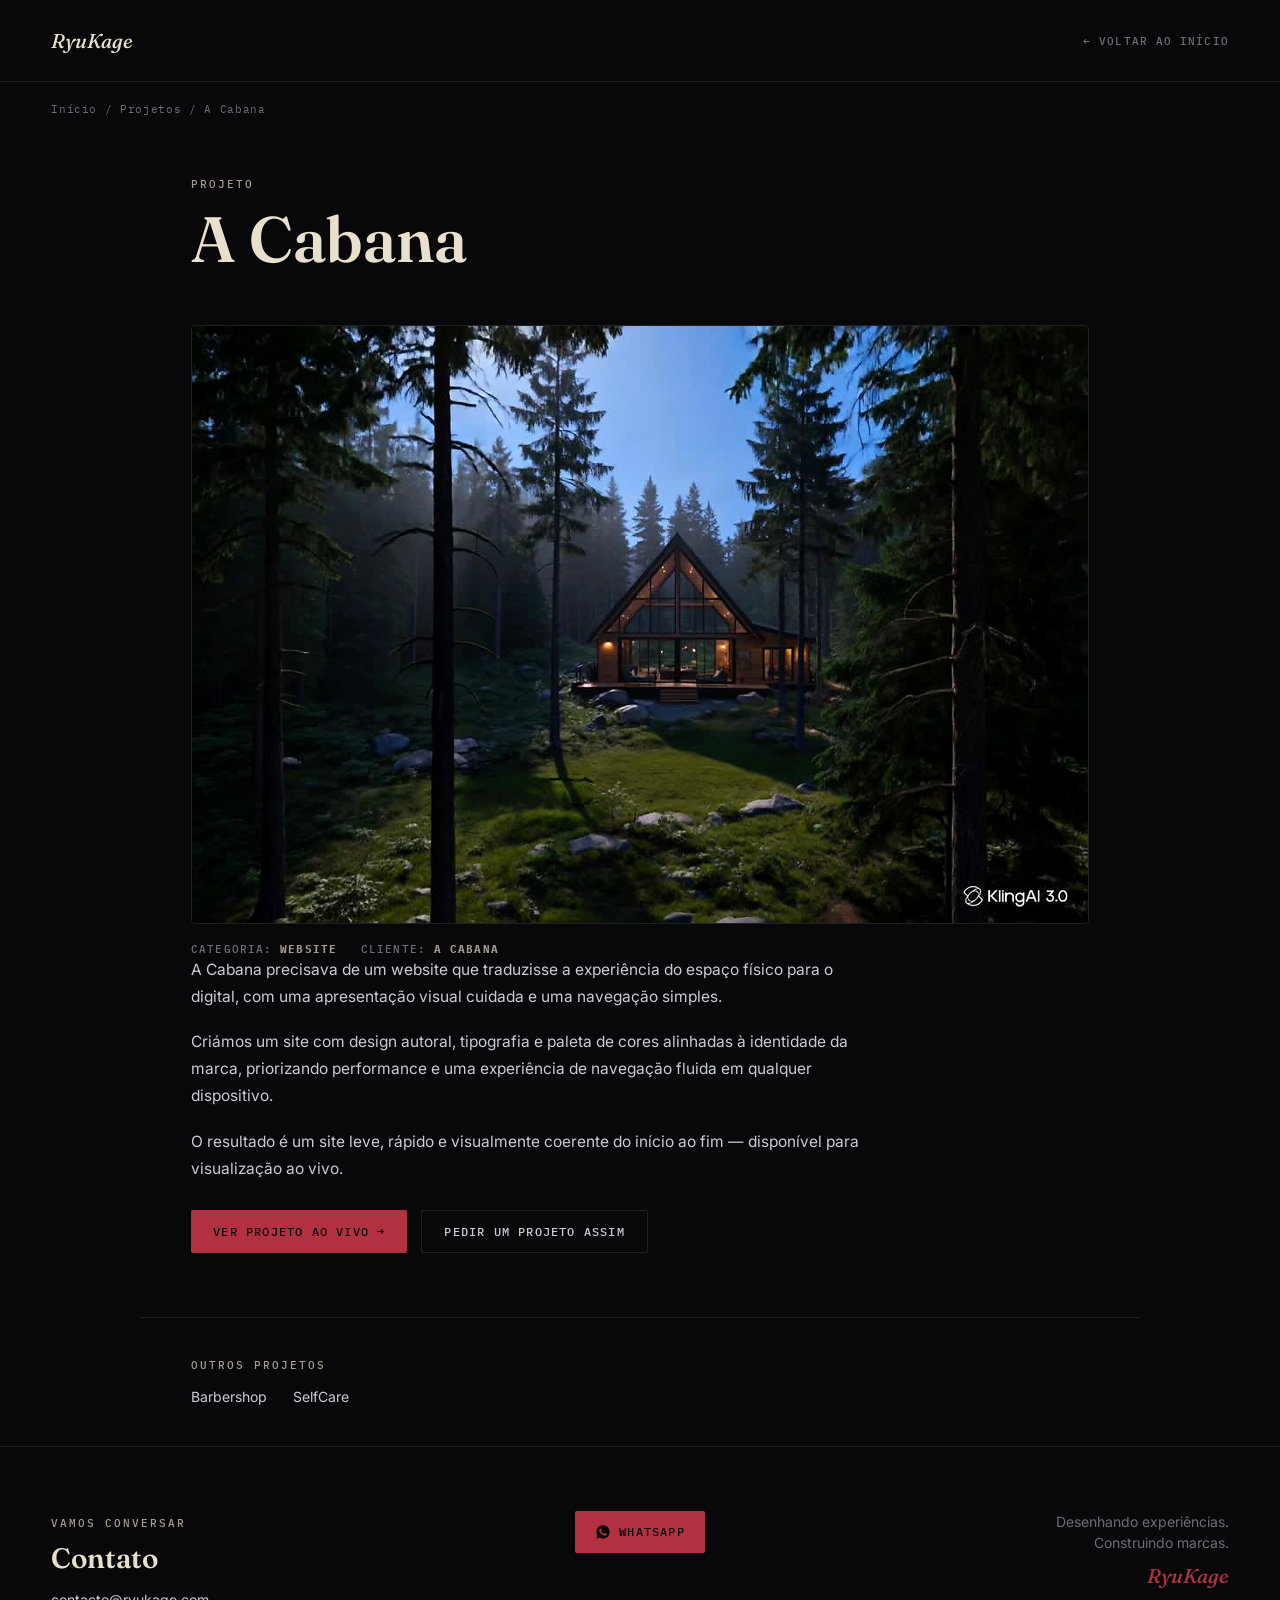
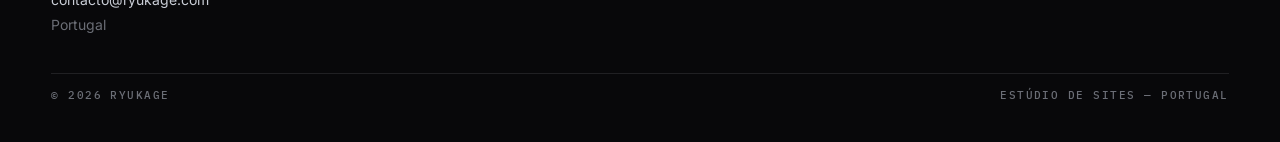
<file: projetos/a-cabana/index.html>
<!doctype html>
<html lang="pt-PT">
<head>
<meta charset="UTF-8">
<meta name="viewport" content="width=device-width, initial-scale=1">
<meta name="description" content="Website desenvolvido pela RyuKage para A Cabana, unindo design autoral e performance.">
<title>Projeto A Cabana — Website — RyuKage</title>
<link rel="canonical" href="https://ryukage.com/projetos/a-cabana">
<link rel="icon" type="image/svg+xml" href="data:image/svg+xml,%3Csvg xmlns='http://www.w3.org/2000/svg' viewBox='0 0 32 32'%3E%3Crect width='32' height='32' rx='6' fill='%2308080A'/%3E%3Ctext x='16' y='23' font-family='Georgia,serif' font-size='20' font-weight='700' fill='%23B23140' text-anchor='middle'%3ER%3C/text%3E%3C/svg%3E">
<link rel="preconnect" href="https://fonts.googleapis.com">
<link rel="preconnect" href="https://fonts.gstatic.com" crossorigin>
<link href="https://fonts.googleapis.com/css2?family=Fraunces:ital,wght@0,300;0,340;0,480;0,600;0,680;1,340;1,480&family=IBM+Plex+Mono:wght@400;500&family=Inter:wght@400;500;600&display=swap" rel="stylesheet">
<link rel="stylesheet" href="/assets/subpage.css">

<!-- Open Graph -->
<meta property="og:type" content="website">
<meta property="og:site_name" content="RyuKage">
<meta property="og:title" content="Projeto A Cabana — Website — RyuKage">
<meta property="og:description" content="Website desenvolvido pela RyuKage para A Cabana, unindo design autoral e performance.">
<meta property="og:url" content="https://ryukage.com/projetos/a-cabana">
<meta property="og:image" content="https://ryukage.com/og-image.jpg">
<meta property="og:image:width" content="1200">
<meta property="og:image:height" content="630">
<meta property="og:locale" content="pt_PT">

<!-- Twitter Card -->
<meta name="twitter:card" content="summary_large_image">
<meta name="twitter:title" content="Projeto A Cabana — Website — RyuKage">
<meta name="twitter:description" content="Website desenvolvido pela RyuKage para A Cabana, unindo design autoral e performance.">
<meta name="twitter:image" content="https://ryukage.com/og-image.jpg">

<script type="application/ld+json">
{
  "@context": "https://schema.org",
  "@type": "BreadcrumbList",
  "itemListElement": [
    { "@type": "ListItem", "position": 1, "name": "Início", "item": "https://ryukage.com/" },
    { "@type": "ListItem", "position": 2, "name": "Projetos", "item": "https://ryukage.com/#projetos" },
    { "@type": "ListItem", "position": 3, "name": "A Cabana", "item": "https://ryukage.com/projetos/a-cabana" }
  ]
}
</script>
</head>
<body>
  <header class="sub-topbar">
    <a class="sub-logo" href="/">RyuKage</a>
    <a class="sub-back" href="/">&larr; Voltar ao início</a>
  </header>
  <nav class="breadcrumb" aria-label="Breadcrumb">
    <a href="/">Início</a> / <a href="/#projetos">Projetos</a> / A Cabana
  </nav>

  <main>
    <div class="sub-hero">
      <span class="eyebrow">Projeto</span>
      <h1>A Cabana</h1>
    </div>

    <div class="project-cover">
      <img src="/covers/cabana.jpg" alt="Captura do projeto A Cabana" loading="lazy">
      <div class="project-meta">
        <span>Categoria: <strong>Website</strong></span>
        <span>Cliente: <strong>A Cabana</strong></span>
      </div>
    </div>

    <div class="sub-body">
      <p>A Cabana precisava de um website que traduzisse a experiência do espaço físico para o digital, com uma apresentação visual cuidada e uma navegação simples.</p>
      <p>Criámos um site com design autoral, tipografia e paleta de cores alinhadas à identidade da marca, priorizando performance e uma experiência de navegação fluida em qualquer dispositivo.</p>
      <p>O resultado é um site leve, rápido e visualmente coerente do início ao fim — disponível para visualização ao vivo.</p>

      <div class="sub-cta">
        <a class="sub-btn sub-btn--primary" href="https://cabana-gamma.vercel.app/" target="_blank" rel="noopener noreferrer">Ver projeto ao vivo →</a>
        <a class="sub-btn sub-btn--ghost" href="/#contato">Pedir um projeto assim</a>
      </div>
    </div>

    <div class="sub-related">
      <h2>Outros projetos</h2>
      <div class="sub-related-grid">
          <a href="/projetos/barbershop">Barbershop</a>
          <a href="/projetos/selfcare">SelfCare</a>
      </div>
    </div>
  </main>

  <footer class="site-foot" id="contato">
    <div class="foot-grid">
      <div class="foot-left">
        <span class="eyebrow">Vamos conversar</span>
        <h2 class="foot-title">Contato</h2>
        <ul class="foot-list">
          <li><a href="mailto:contacto@ryukage.com">contacto@ryukage.com</a></li>
          <li>Portugal</li>
        </ul>
      </div>
      <div class="foot-cta">
        <a class="foot-wa" href="https://wa.me/351932196127" target="_blank" rel="noopener noreferrer" aria-label="Abrir conversa no WhatsApp">
          <svg viewBox="0 0 24 24" aria-hidden="true"><path d="M12.04 2C6.58 2 2.15 6.4 2.15 11.84c0 1.98.58 3.82 1.58 5.38L2 22l4.96-1.6a9.86 9.86 0 0 0 5.08 1.4h.01c5.46 0 9.89-4.4 9.89-9.84C21.94 6.4 17.5 2 12.04 2zm5.76 14.17c-.24.68-1.4 1.24-1.93 1.32-.5.07-1.13.1-1.82-.11-.42-.13-.96-.31-1.65-.61-2.9-1.26-4.79-4.2-4.93-4.39-.14-.2-1.16-1.54-1.16-2.94 0-1.4.73-2.09.99-2.38.26-.29.57-.36.76-.36h.55c.18 0 .42-.07.65.5.24.58.81 2 .88 2.14.07.14.12.31.02.5-.1.2-.15.31-.29.48-.14.16-.3.36-.43.49-.14.14-.29.29-.12.56.16.28.73 1.2 1.56 1.94 1.08.96 1.98 1.26 2.26 1.4.28.14.44.12.6-.07.17-.2.7-.81.89-1.09.19-.28.38-.23.64-.14.26.1 1.66.78 1.95.92.28.14.47.21.54.33.07.12.07.69-.17 1.37z"/></svg>
          WhatsApp
        </a>
      </div>
      <div class="foot-right">
        <p class="foot-tagline">Desenhando experiências.<br>Construindo marcas.</p>
        <span class="foot-sig">RyuKage</span>
      </div>
    </div>
    <div class="foot-bar">
      <span>© 2026 RyuKage</span>
      <span>Estúdio de sites &mdash; Portugal</span>
    </div>
  </footer>
</body>
</html>
</file>
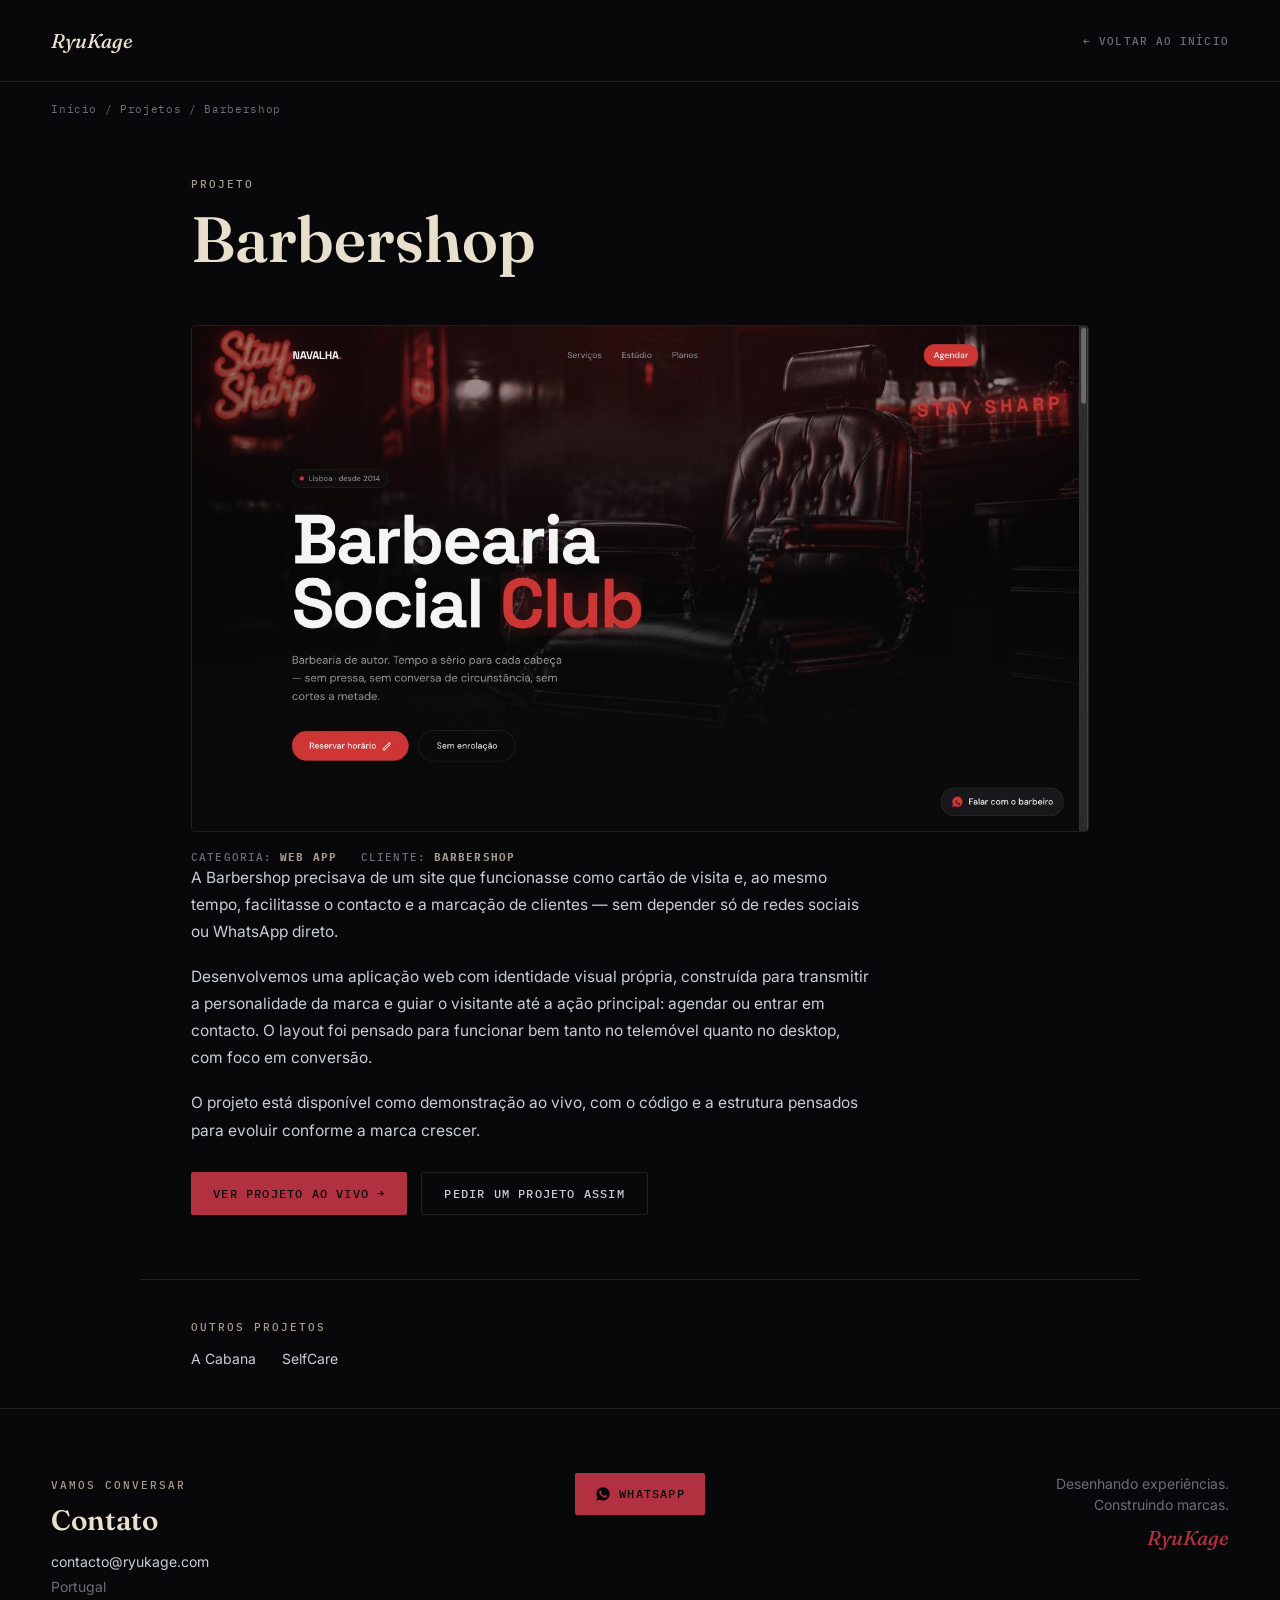
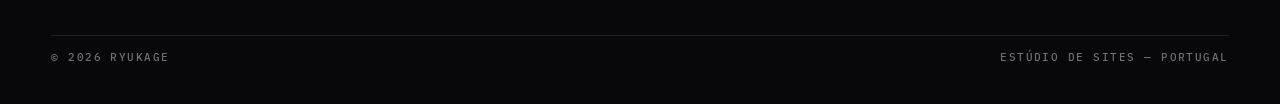
<file: projetos/barbershop/index.html>
<!doctype html>
<html lang="pt-PT">
<head>
<meta charset="UTF-8">
<meta name="viewport" content="width=device-width, initial-scale=1">
<meta name="description" content="Website desenvolvido pela RyuKage para a Barbershop, com identidade visual própria e foco em conversão de clientes.">
<title>Projeto Barbershop — Website para Barbearia — RyuKage</title>
<link rel="canonical" href="https://ryukage.com/projetos/barbershop">
<link rel="icon" type="image/svg+xml" href="data:image/svg+xml,%3Csvg xmlns='http://www.w3.org/2000/svg' viewBox='0 0 32 32'%3E%3Crect width='32' height='32' rx='6' fill='%2308080A'/%3E%3Ctext x='16' y='23' font-family='Georgia,serif' font-size='20' font-weight='700' fill='%23B23140' text-anchor='middle'%3ER%3C/text%3E%3C/svg%3E">
<link rel="preconnect" href="https://fonts.googleapis.com">
<link rel="preconnect" href="https://fonts.gstatic.com" crossorigin>
<link href="https://fonts.googleapis.com/css2?family=Fraunces:ital,wght@0,300;0,340;0,480;0,600;0,680;1,340;1,480&family=IBM+Plex+Mono:wght@400;500&family=Inter:wght@400;500;600&display=swap" rel="stylesheet">
<link rel="stylesheet" href="/assets/subpage.css">

<!-- Open Graph -->
<meta property="og:type" content="website">
<meta property="og:site_name" content="RyuKage">
<meta property="og:title" content="Projeto Barbershop — Website para Barbearia — RyuKage">
<meta property="og:description" content="Website desenvolvido pela RyuKage para a Barbershop, com identidade visual própria e foco em conversão de clientes.">
<meta property="og:url" content="https://ryukage.com/projetos/barbershop">
<meta property="og:image" content="https://ryukage.com/og-image.jpg">
<meta property="og:image:width" content="1200">
<meta property="og:image:height" content="630">
<meta property="og:locale" content="pt_PT">

<!-- Twitter Card -->
<meta name="twitter:card" content="summary_large_image">
<meta name="twitter:title" content="Projeto Barbershop — Website para Barbearia — RyuKage">
<meta name="twitter:description" content="Website desenvolvido pela RyuKage para a Barbershop, com identidade visual própria e foco em conversão de clientes.">
<meta name="twitter:image" content="https://ryukage.com/og-image.jpg">

<script type="application/ld+json">
{
  "@context": "https://schema.org",
  "@type": "BreadcrumbList",
  "itemListElement": [
    { "@type": "ListItem", "position": 1, "name": "Início", "item": "https://ryukage.com/" },
    { "@type": "ListItem", "position": 2, "name": "Projetos", "item": "https://ryukage.com/#projetos" },
    { "@type": "ListItem", "position": 3, "name": "Barbershop", "item": "https://ryukage.com/projetos/barbershop" }
  ]
}
</script>
</head>
<body>
  <header class="sub-topbar">
    <a class="sub-logo" href="/">RyuKage</a>
    <a class="sub-back" href="/">&larr; Voltar ao início</a>
  </header>
  <nav class="breadcrumb" aria-label="Breadcrumb">
    <a href="/">Início</a> / <a href="/#projetos">Projetos</a> / Barbershop
  </nav>

  <main>
    <div class="sub-hero">
      <span class="eyebrow">Projeto</span>
      <h1>Barbershop</h1>
    </div>

    <div class="project-cover">
      <img src="/covers/barbershop.jpg" alt="Captura do projeto Barbershop" loading="lazy">
      <div class="project-meta">
        <span>Categoria: <strong>Web App</strong></span>
        <span>Cliente: <strong>Barbershop</strong></span>
      </div>
    </div>

    <div class="sub-body">
      <p>A Barbershop precisava de um site que funcionasse como cartão de visita e, ao mesmo tempo, facilitasse o contacto e a marcação de clientes — sem depender só de redes sociais ou WhatsApp direto.</p>
      <p>Desenvolvemos uma aplicação web com identidade visual própria, construída para transmitir a personalidade da marca e guiar o visitante até a ação principal: agendar ou entrar em contacto. O layout foi pensado para funcionar bem tanto no telemóvel quanto no desktop, com foco em conversão.</p>
      <p>O projeto está disponível como demonstração ao vivo, com o código e a estrutura pensados para evoluir conforme a marca crescer.</p>

      <div class="sub-cta">
        <a class="sub-btn sub-btn--primary" href="https://barbershop-pied.vercel.app/" target="_blank" rel="noopener noreferrer">Ver projeto ao vivo →</a>
        <a class="sub-btn sub-btn--ghost" href="/#contato">Pedir um projeto assim</a>
      </div>
    </div>

    <div class="sub-related">
      <h2>Outros projetos</h2>
      <div class="sub-related-grid">
          <a href="/projetos/a-cabana">A Cabana</a>
          <a href="/projetos/selfcare">SelfCare</a>
      </div>
    </div>
  </main>

  <footer class="site-foot" id="contato">
    <div class="foot-grid">
      <div class="foot-left">
        <span class="eyebrow">Vamos conversar</span>
        <h2 class="foot-title">Contato</h2>
        <ul class="foot-list">
          <li><a href="mailto:contacto@ryukage.com">contacto@ryukage.com</a></li>
          <li>Portugal</li>
        </ul>
      </div>
      <div class="foot-cta">
        <a class="foot-wa" href="https://wa.me/351932196127" target="_blank" rel="noopener noreferrer" aria-label="Abrir conversa no WhatsApp">
          <svg viewBox="0 0 24 24" aria-hidden="true"><path d="M12.04 2C6.58 2 2.15 6.4 2.15 11.84c0 1.98.58 3.82 1.58 5.38L2 22l4.96-1.6a9.86 9.86 0 0 0 5.08 1.4h.01c5.46 0 9.89-4.4 9.89-9.84C21.94 6.4 17.5 2 12.04 2zm5.76 14.17c-.24.68-1.4 1.24-1.93 1.32-.5.07-1.13.1-1.82-.11-.42-.13-.96-.31-1.65-.61-2.9-1.26-4.79-4.2-4.93-4.39-.14-.2-1.16-1.54-1.16-2.94 0-1.4.73-2.09.99-2.38.26-.29.57-.36.76-.36h.55c.18 0 .42-.07.65.5.24.58.81 2 .88 2.14.07.14.12.31.02.5-.1.2-.15.31-.29.48-.14.16-.3.36-.43.49-.14.14-.29.29-.12.56.16.28.73 1.2 1.56 1.94 1.08.96 1.98 1.26 2.26 1.4.28.14.44.12.6-.07.17-.2.7-.81.89-1.09.19-.28.38-.23.64-.14.26.1 1.66.78 1.95.92.28.14.47.21.54.33.07.12.07.69-.17 1.37z"/></svg>
          WhatsApp
        </a>
      </div>
      <div class="foot-right">
        <p class="foot-tagline">Desenhando experiências.<br>Construindo marcas.</p>
        <span class="foot-sig">RyuKage</span>
      </div>
    </div>
    <div class="foot-bar">
      <span>© 2026 RyuKage</span>
      <span>Estúdio de sites &mdash; Portugal</span>
    </div>
  </footer>
</body>
</html>
</file>
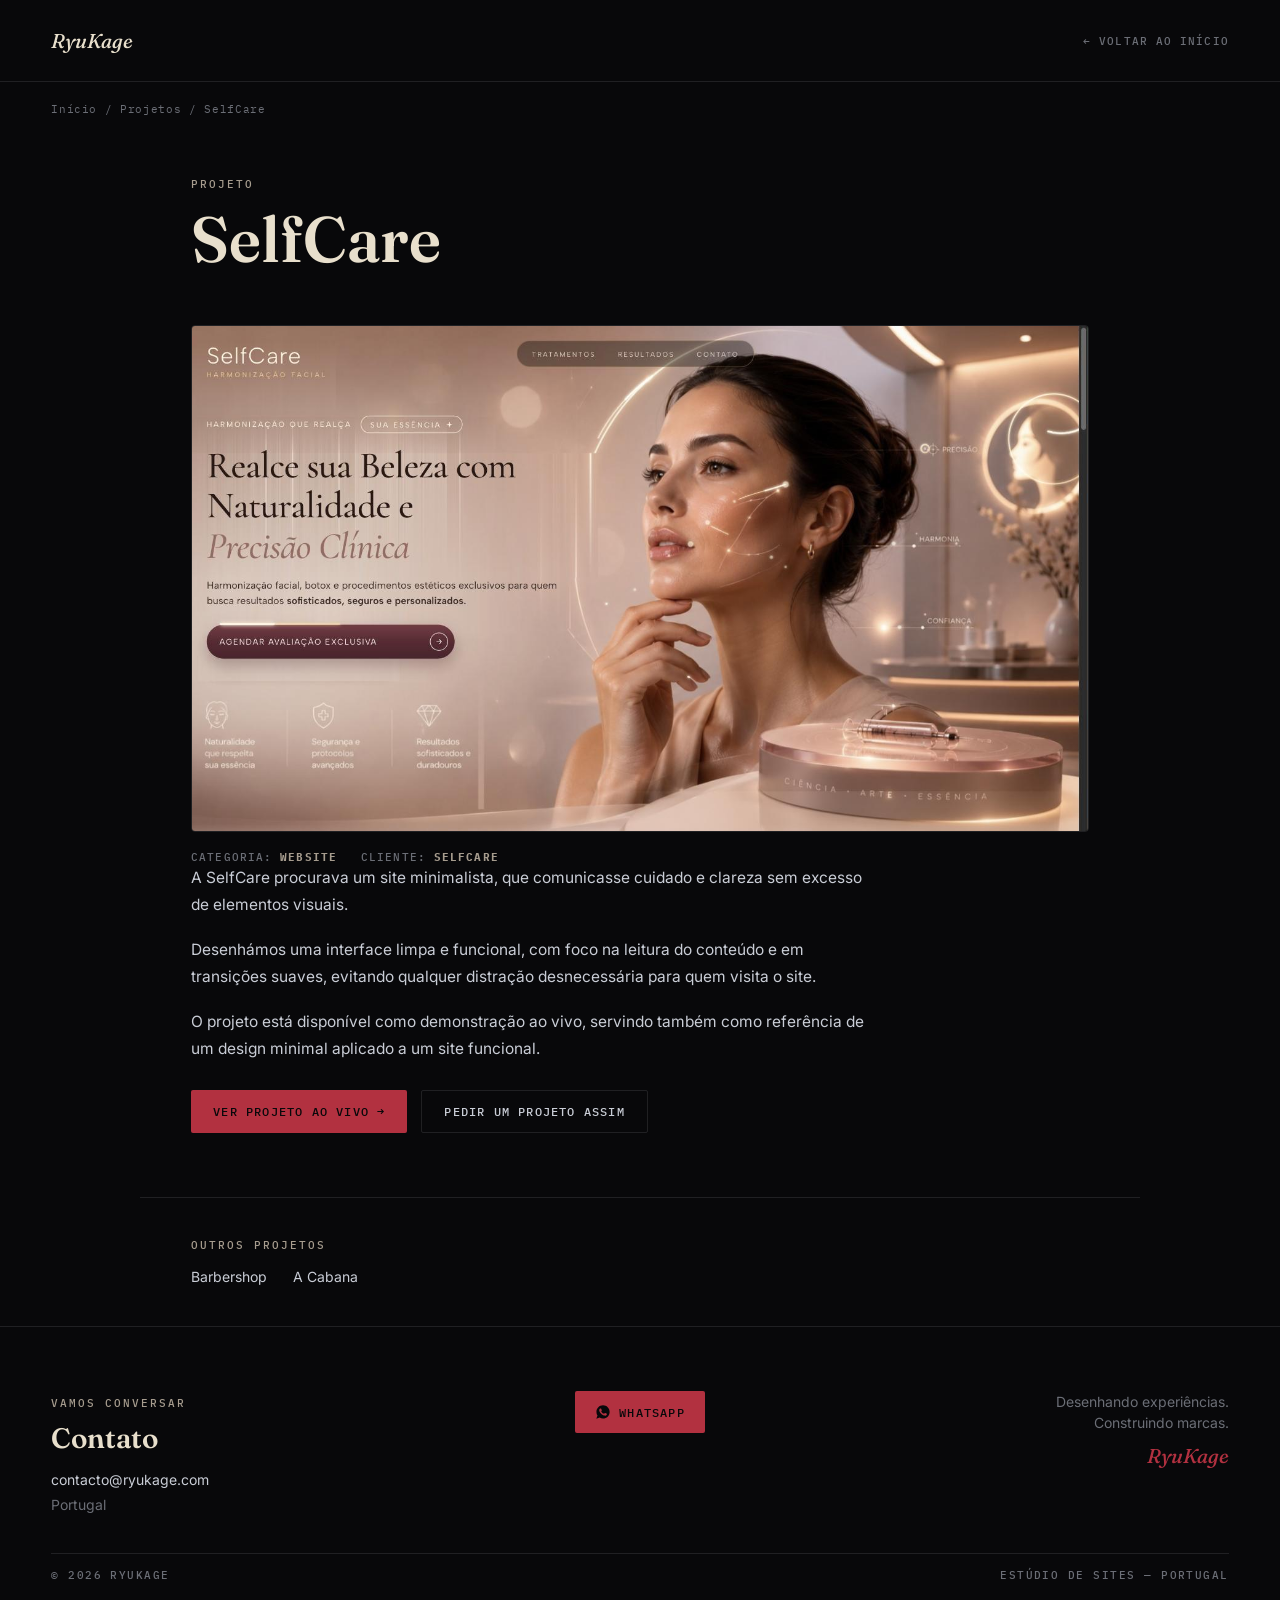
<file: projetos/selfcare/index.html>
<!doctype html>
<html lang="pt-PT">
<head>
<meta charset="UTF-8">
<meta name="viewport" content="width=device-width, initial-scale=1">
<meta name="description" content="Website desenvolvido pela RyuKage para a SelfCare, com design minimal e funcional.">
<title>Projeto SelfCare — Website — RyuKage</title>
<link rel="canonical" href="https://ryukage.com/projetos/selfcare">
<link rel="icon" type="image/svg+xml" href="data:image/svg+xml,%3Csvg xmlns='http://www.w3.org/2000/svg' viewBox='0 0 32 32'%3E%3Crect width='32' height='32' rx='6' fill='%2308080A'/%3E%3Ctext x='16' y='23' font-family='Georgia,serif' font-size='20' font-weight='700' fill='%23B23140' text-anchor='middle'%3ER%3C/text%3E%3C/svg%3E">
<link rel="preconnect" href="https://fonts.googleapis.com">
<link rel="preconnect" href="https://fonts.gstatic.com" crossorigin>
<link href="https://fonts.googleapis.com/css2?family=Fraunces:ital,wght@0,300;0,340;0,480;0,600;0,680;1,340;1,480&family=IBM+Plex+Mono:wght@400;500&family=Inter:wght@400;500;600&display=swap" rel="stylesheet">
<link rel="stylesheet" href="/assets/subpage.css">

<!-- Open Graph -->
<meta property="og:type" content="website">
<meta property="og:site_name" content="RyuKage">
<meta property="og:title" content="Projeto SelfCare — Website — RyuKage">
<meta property="og:description" content="Website desenvolvido pela RyuKage para a SelfCare, com design minimal e funcional.">
<meta property="og:url" content="https://ryukage.com/projetos/selfcare">
<meta property="og:image" content="https://ryukage.com/og-image.jpg">
<meta property="og:image:width" content="1200">
<meta property="og:image:height" content="630">
<meta property="og:locale" content="pt_PT">

<!-- Twitter Card -->
<meta name="twitter:card" content="summary_large_image">
<meta name="twitter:title" content="Projeto SelfCare — Website — RyuKage">
<meta name="twitter:description" content="Website desenvolvido pela RyuKage para a SelfCare, com design minimal e funcional.">
<meta name="twitter:image" content="https://ryukage.com/og-image.jpg">

<script type="application/ld+json">
{
  "@context": "https://schema.org",
  "@type": "BreadcrumbList",
  "itemListElement": [
    { "@type": "ListItem", "position": 1, "name": "Início", "item": "https://ryukage.com/" },
    { "@type": "ListItem", "position": 2, "name": "Projetos", "item": "https://ryukage.com/#projetos" },
    { "@type": "ListItem", "position": 3, "name": "SelfCare", "item": "https://ryukage.com/projetos/selfcare" }
  ]
}
</script>
</head>
<body>
  <header class="sub-topbar">
    <a class="sub-logo" href="/">RyuKage</a>
    <a class="sub-back" href="/">&larr; Voltar ao início</a>
  </header>
  <nav class="breadcrumb" aria-label="Breadcrumb">
    <a href="/">Início</a> / <a href="/#projetos">Projetos</a> / SelfCare
  </nav>

  <main>
    <div class="sub-hero">
      <span class="eyebrow">Projeto</span>
      <h1>SelfCare</h1>
    </div>

    <div class="project-cover">
      <img src="/covers/selfcare.jpg" alt="Captura do projeto SelfCare" loading="lazy">
      <div class="project-meta">
        <span>Categoria: <strong>Website</strong></span>
        <span>Cliente: <strong>SelfCare</strong></span>
      </div>
    </div>

    <div class="sub-body">
      <p>A SelfCare procurava um site minimalista, que comunicasse cuidado e clareza sem excesso de elementos visuais.</p>
      <p>Desenhámos uma interface limpa e funcional, com foco na leitura do conteúdo e em transições suaves, evitando qualquer distração desnecessária para quem visita o site.</p>
      <p>O projeto está disponível como demonstração ao vivo, servindo também como referência de um design minimal aplicado a um site funcional.</p>

      <div class="sub-cta">
        <a class="sub-btn sub-btn--primary" href="https://webface-one.vercel.app/" target="_blank" rel="noopener noreferrer">Ver projeto ao vivo →</a>
        <a class="sub-btn sub-btn--ghost" href="/#contato">Pedir um projeto assim</a>
      </div>
    </div>

    <div class="sub-related">
      <h2>Outros projetos</h2>
      <div class="sub-related-grid">
          <a href="/projetos/barbershop">Barbershop</a>
          <a href="/projetos/a-cabana">A Cabana</a>
      </div>
    </div>
  </main>

  <footer class="site-foot" id="contato">
    <div class="foot-grid">
      <div class="foot-left">
        <span class="eyebrow">Vamos conversar</span>
        <h2 class="foot-title">Contato</h2>
        <ul class="foot-list">
          <li><a href="mailto:contacto@ryukage.com">contacto@ryukage.com</a></li>
          <li>Portugal</li>
        </ul>
      </div>
      <div class="foot-cta">
        <a class="foot-wa" href="https://wa.me/351932196127" target="_blank" rel="noopener noreferrer" aria-label="Abrir conversa no WhatsApp">
          <svg viewBox="0 0 24 24" aria-hidden="true"><path d="M12.04 2C6.58 2 2.15 6.4 2.15 11.84c0 1.98.58 3.82 1.58 5.38L2 22l4.96-1.6a9.86 9.86 0 0 0 5.08 1.4h.01c5.46 0 9.89-4.4 9.89-9.84C21.94 6.4 17.5 2 12.04 2zm5.76 14.17c-.24.68-1.4 1.24-1.93 1.32-.5.07-1.13.1-1.82-.11-.42-.13-.96-.31-1.65-.61-2.9-1.26-4.79-4.2-4.93-4.39-.14-.2-1.16-1.54-1.16-2.94 0-1.4.73-2.09.99-2.38.26-.29.57-.36.76-.36h.55c.18 0 .42-.07.65.5.24.58.81 2 .88 2.14.07.14.12.31.02.5-.1.2-.15.31-.29.48-.14.16-.3.36-.43.49-.14.14-.29.29-.12.56.16.28.73 1.2 1.56 1.94 1.08.96 1.98 1.26 2.26 1.4.28.14.44.12.6-.07.17-.2.7-.81.89-1.09.19-.28.38-.23.64-.14.26.1 1.66.78 1.95.92.28.14.47.21.54.33.07.12.07.69-.17 1.37z"/></svg>
          WhatsApp
        </a>
      </div>
      <div class="foot-right">
        <p class="foot-tagline">Desenhando experiências.<br>Construindo marcas.</p>
        <span class="foot-sig">RyuKage</span>
      </div>
    </div>
    <div class="foot-bar">
      <span>© 2026 RyuKage</span>
      <span>Estúdio de sites &mdash; Portugal</span>
    </div>
  </footer>
</body>
</html>
</file>
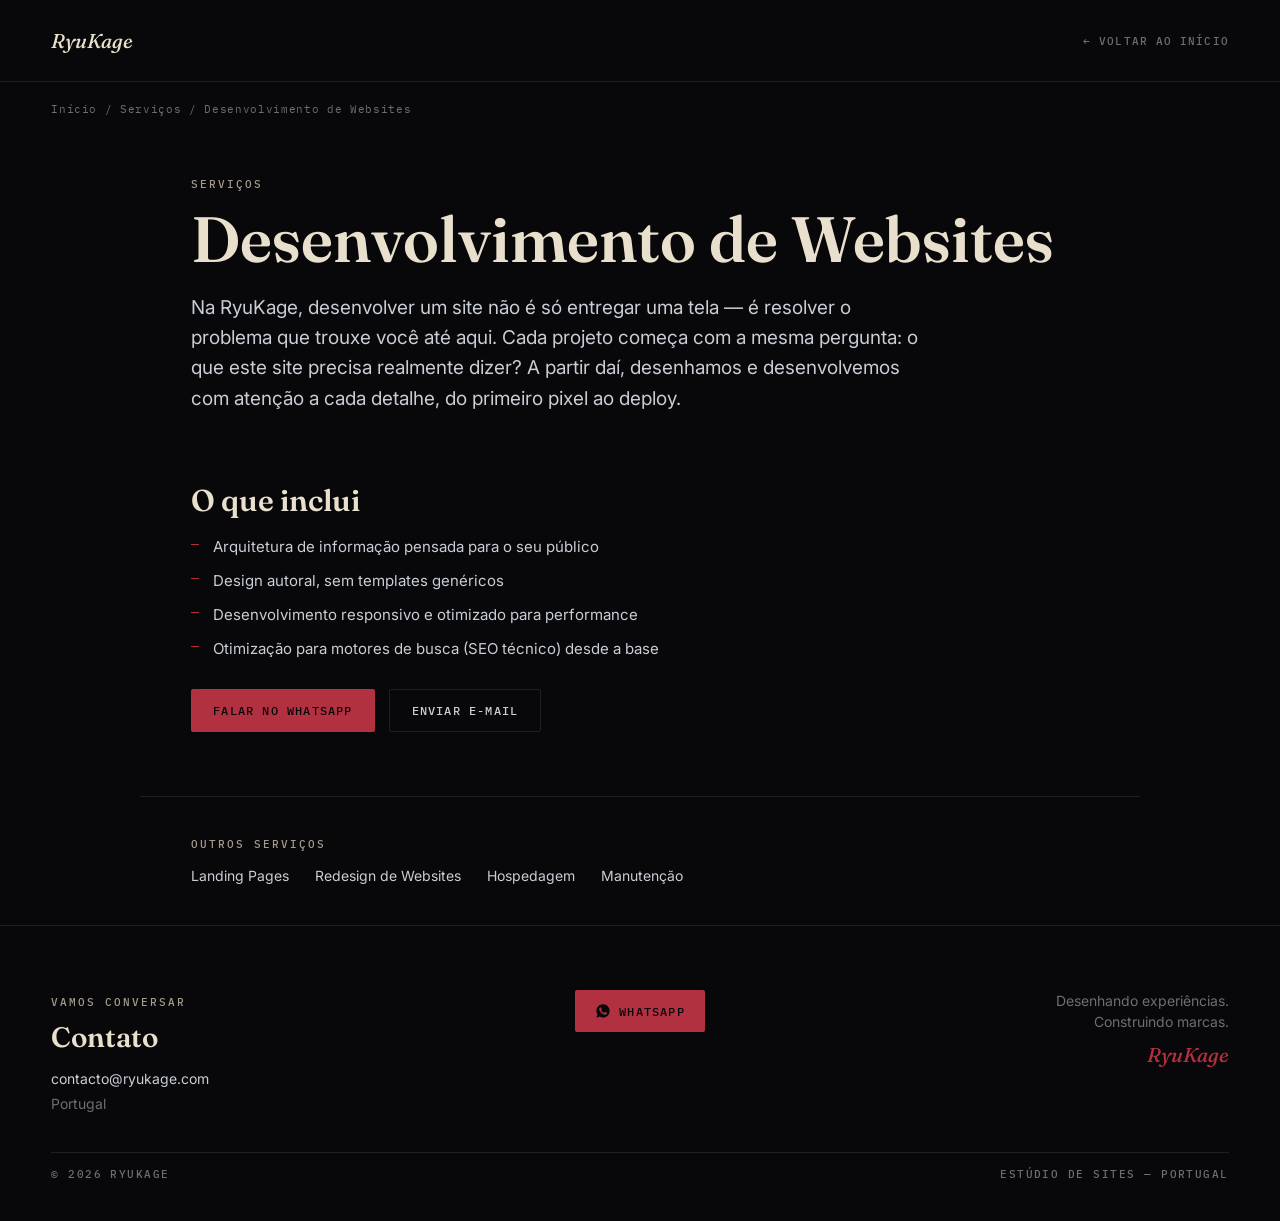
<file: servicos/desenvolvimento-de-websites/index.html>
<!doctype html>
<html lang="pt-PT">
<head>
<meta charset="UTF-8">
<meta name="viewport" content="width=device-width, initial-scale=1">
<meta name="description" content="Criação de websites personalizados para empresas que querem transmitir profissionalismo e facilitar o contacto com novos clientes.">
<title>Desenvolvimento de Websites em Portugal — RyuKage</title>
<link rel="canonical" href="https://ryukage.com/servicos/desenvolvimento-de-websites">
<link rel="icon" type="image/svg+xml" href="data:image/svg+xml,%3Csvg xmlns='http://www.w3.org/2000/svg' viewBox='0 0 32 32'%3E%3Crect width='32' height='32' rx='6' fill='%2308080A'/%3E%3Ctext x='16' y='23' font-family='Georgia,serif' font-size='20' font-weight='700' fill='%23B23140' text-anchor='middle'%3ER%3C/text%3E%3C/svg%3E">
<link rel="preconnect" href="https://fonts.googleapis.com">
<link rel="preconnect" href="https://fonts.gstatic.com" crossorigin>
<link href="https://fonts.googleapis.com/css2?family=Fraunces:ital,wght@0,300;0,340;0,480;0,600;0,680;1,340;1,480&family=IBM+Plex+Mono:wght@400;500&family=Inter:wght@400;500;600&display=swap" rel="stylesheet">
<link rel="stylesheet" href="/assets/subpage.css">

<!-- Open Graph -->
<meta property="og:type" content="website">
<meta property="og:site_name" content="RyuKage">
<meta property="og:title" content="Desenvolvimento de Websites em Portugal — RyuKage">
<meta property="og:description" content="Criação de websites personalizados para empresas que querem transmitir profissionalismo e facilitar o contacto com novos clientes.">
<meta property="og:url" content="https://ryukage.com/servicos/desenvolvimento-de-websites">
<meta property="og:image" content="https://ryukage.com/og-image.jpg">
<meta property="og:image:width" content="1200">
<meta property="og:image:height" content="630">
<meta property="og:locale" content="pt_PT">

<!-- Twitter Card -->
<meta name="twitter:card" content="summary_large_image">
<meta name="twitter:title" content="Desenvolvimento de Websites em Portugal — RyuKage">
<meta name="twitter:description" content="Criação de websites personalizados para empresas que querem transmitir profissionalismo e facilitar o contacto com novos clientes.">
<meta name="twitter:image" content="https://ryukage.com/og-image.jpg">

<script type="application/ld+json">
{
  "@context": "https://schema.org",
  "@type": "Service",
  "name": "Desenvolvimento de Websites",
  "description": "Criação de websites personalizados para empresas que querem transmitir profissionalismo e facilitar o contacto com novos clientes.",
  "provider": { "@type": "ProfessionalService", "name": "RyuKage", "url": "https://ryukage.com/" },
  "areaServed": { "@type": "Country", "name": "Portugal" },
  "url": "https://ryukage.com/servicos/desenvolvimento-de-websites"
}
</script>
<script type="application/ld+json">
{
  "@context": "https://schema.org",
  "@type": "BreadcrumbList",
  "itemListElement": [
    { "@type": "ListItem", "position": 1, "name": "Início", "item": "https://ryukage.com/" },
    { "@type": "ListItem", "position": 2, "name": "Serviços", "item": "https://ryukage.com/#services" },
    { "@type": "ListItem", "position": 3, "name": "Desenvolvimento de Websites", "item": "https://ryukage.com/servicos/desenvolvimento-de-websites" }
  ]
}
</script>
</head>
<body>
  <header class="sub-topbar">
    <a class="sub-logo" href="/">RyuKage</a>
    <a class="sub-back" href="/">&larr; Voltar ao início</a>
  </header>
  <nav class="breadcrumb" aria-label="Breadcrumb">
    <a href="/">Início</a> / <a href="/#services">Serviços</a> / Desenvolvimento de Websites
  </nav>

  <main>
    <div class="sub-hero">
      <span class="eyebrow">Serviços</span>
      <h1>Desenvolvimento de Websites</h1>
      <p class="sub-lede">Na RyuKage, desenvolver um site não é só entregar uma tela — é resolver o problema que trouxe você até aqui. Cada projeto começa com a mesma pergunta: o que este site precisa realmente dizer? A partir daí, desenhamos e desenvolvemos com atenção a cada detalhe, do primeiro pixel ao deploy.</p>
    </div>

    <div class="sub-body">
      <h2>O que inclui</h2>
      <ul class="sub-list">
          <li>Arquitetura de informação pensada para o seu público</li>
          <li>Design autoral, sem templates genéricos</li>
          <li>Desenvolvimento responsivo e otimizado para performance</li>
          <li>Otimização para motores de busca (SEO técnico) desde a base</li>
      </ul>

      <div class="sub-cta">
        <a class="sub-btn sub-btn--primary" href="https://wa.me/351932196127" target="_blank" rel="noopener noreferrer">Falar no WhatsApp</a>
        <a class="sub-btn sub-btn--ghost" href="mailto:contacto@ryukage.com">Enviar e-mail</a>
      </div>
    </div>

    <div class="sub-related">
      <h2>Outros serviços</h2>
      <div class="sub-related-grid">
          <a href="/servicos/landing-pages">Landing Pages</a>
          <a href="/servicos/redesign-de-websites">Redesign de Websites</a>
          <a href="/servicos/hospedagem">Hospedagem</a>
          <a href="/servicos/manutencao">Manutenção</a>
      </div>
    </div>
  </main>

  <footer class="site-foot" id="contato">
    <div class="foot-grid">
      <div class="foot-left">
        <span class="eyebrow">Vamos conversar</span>
        <h2 class="foot-title">Contato</h2>
        <ul class="foot-list">
          <li><a href="mailto:contacto@ryukage.com">contacto@ryukage.com</a></li>
          <li>Portugal</li>
        </ul>
      </div>
      <div class="foot-cta">
        <a class="foot-wa" href="https://wa.me/351932196127" target="_blank" rel="noopener noreferrer" aria-label="Abrir conversa no WhatsApp">
          <svg viewBox="0 0 24 24" aria-hidden="true"><path d="M12.04 2C6.58 2 2.15 6.4 2.15 11.84c0 1.98.58 3.82 1.58 5.38L2 22l4.96-1.6a9.86 9.86 0 0 0 5.08 1.4h.01c5.46 0 9.89-4.4 9.89-9.84C21.94 6.4 17.5 2 12.04 2zm5.76 14.17c-.24.68-1.4 1.24-1.93 1.32-.5.07-1.13.1-1.82-.11-.42-.13-.96-.31-1.65-.61-2.9-1.26-4.79-4.2-4.93-4.39-.14-.2-1.16-1.54-1.16-2.94 0-1.4.73-2.09.99-2.38.26-.29.57-.36.76-.36h.55c.18 0 .42-.07.65.5.24.58.81 2 .88 2.14.07.14.12.31.02.5-.1.2-.15.31-.29.48-.14.16-.3.36-.43.49-.14.14-.29.29-.12.56.16.28.73 1.2 1.56 1.94 1.08.96 1.98 1.26 2.26 1.4.28.14.44.12.6-.07.17-.2.7-.81.89-1.09.19-.28.38-.23.64-.14.26.1 1.66.78 1.95.92.28.14.47.21.54.33.07.12.07.69-.17 1.37z"/></svg>
          WhatsApp
        </a>
      </div>
      <div class="foot-right">
        <p class="foot-tagline">Desenhando experiências.<br>Construindo marcas.</p>
        <span class="foot-sig">RyuKage</span>
      </div>
    </div>
    <div class="foot-bar">
      <span>© 2026 RyuKage</span>
      <span>Estúdio de sites &mdash; Portugal</span>
    </div>
  </footer>
</body>
</html>
</file>
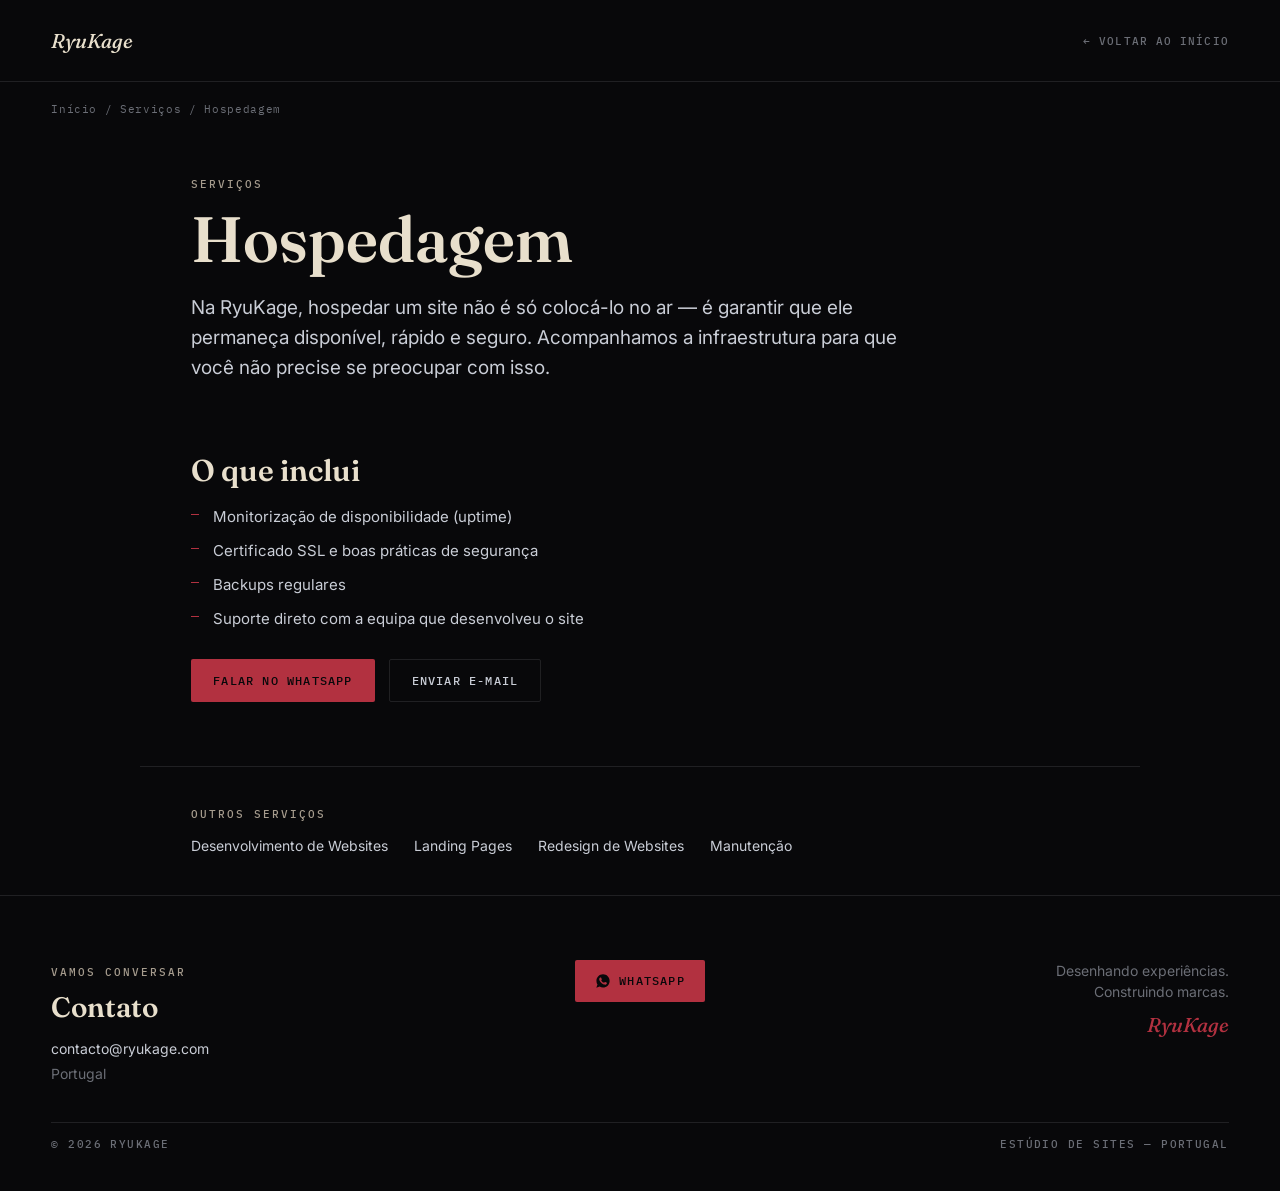
<file: servicos/hospedagem/index.html>
<!doctype html>
<html lang="pt-PT">
<head>
<meta charset="UTF-8">
<meta name="viewport" content="width=device-width, initial-scale=1">
<meta name="description" content="Hospedagem para que o seu website permaneça online com segurança e estabilidade.">
<title>Hospedagem de Websites com Segurança — RyuKage</title>
<link rel="canonical" href="https://ryukage.com/servicos/hospedagem">
<link rel="icon" type="image/svg+xml" href="data:image/svg+xml,%3Csvg xmlns='http://www.w3.org/2000/svg' viewBox='0 0 32 32'%3E%3Crect width='32' height='32' rx='6' fill='%2308080A'/%3E%3Ctext x='16' y='23' font-family='Georgia,serif' font-size='20' font-weight='700' fill='%23B23140' text-anchor='middle'%3ER%3C/text%3E%3C/svg%3E">
<link rel="preconnect" href="https://fonts.googleapis.com">
<link rel="preconnect" href="https://fonts.gstatic.com" crossorigin>
<link href="https://fonts.googleapis.com/css2?family=Fraunces:ital,wght@0,300;0,340;0,480;0,600;0,680;1,340;1,480&family=IBM+Plex+Mono:wght@400;500&family=Inter:wght@400;500;600&display=swap" rel="stylesheet">
<link rel="stylesheet" href="/assets/subpage.css">

<!-- Open Graph -->
<meta property="og:type" content="website">
<meta property="og:site_name" content="RyuKage">
<meta property="og:title" content="Hospedagem de Websites com Segurança — RyuKage">
<meta property="og:description" content="Hospedagem para que o seu website permaneça online com segurança e estabilidade.">
<meta property="og:url" content="https://ryukage.com/servicos/hospedagem">
<meta property="og:image" content="https://ryukage.com/og-image.jpg">
<meta property="og:image:width" content="1200">
<meta property="og:image:height" content="630">
<meta property="og:locale" content="pt_PT">

<!-- Twitter Card -->
<meta name="twitter:card" content="summary_large_image">
<meta name="twitter:title" content="Hospedagem de Websites com Segurança — RyuKage">
<meta name="twitter:description" content="Hospedagem para que o seu website permaneça online com segurança e estabilidade.">
<meta name="twitter:image" content="https://ryukage.com/og-image.jpg">

<script type="application/ld+json">
{
  "@context": "https://schema.org",
  "@type": "Service",
  "name": "Hospedagem",
  "description": "Hospedagem para que o seu website permaneça online com segurança e estabilidade.",
  "provider": { "@type": "ProfessionalService", "name": "RyuKage", "url": "https://ryukage.com/" },
  "areaServed": { "@type": "Country", "name": "Portugal" },
  "url": "https://ryukage.com/servicos/hospedagem"
}
</script>
<script type="application/ld+json">
{
  "@context": "https://schema.org",
  "@type": "BreadcrumbList",
  "itemListElement": [
    { "@type": "ListItem", "position": 1, "name": "Início", "item": "https://ryukage.com/" },
    { "@type": "ListItem", "position": 2, "name": "Serviços", "item": "https://ryukage.com/#services" },
    { "@type": "ListItem", "position": 3, "name": "Hospedagem", "item": "https://ryukage.com/servicos/hospedagem" }
  ]
}
</script>
</head>
<body>
  <header class="sub-topbar">
    <a class="sub-logo" href="/">RyuKage</a>
    <a class="sub-back" href="/">&larr; Voltar ao início</a>
  </header>
  <nav class="breadcrumb" aria-label="Breadcrumb">
    <a href="/">Início</a> / <a href="/#services">Serviços</a> / Hospedagem
  </nav>

  <main>
    <div class="sub-hero">
      <span class="eyebrow">Serviços</span>
      <h1>Hospedagem</h1>
      <p class="sub-lede">Na RyuKage, hospedar um site não é só colocá-lo no ar — é garantir que ele permaneça disponível, rápido e seguro. Acompanhamos a infraestrutura para que você não precise se preocupar com isso.</p>
    </div>

    <div class="sub-body">
      <h2>O que inclui</h2>
      <ul class="sub-list">
          <li>Monitorização de disponibilidade (uptime)</li>
          <li>Certificado SSL e boas práticas de segurança</li>
          <li>Backups regulares</li>
          <li>Suporte direto com a equipa que desenvolveu o site</li>
      </ul>

      <div class="sub-cta">
        <a class="sub-btn sub-btn--primary" href="https://wa.me/351932196127" target="_blank" rel="noopener noreferrer">Falar no WhatsApp</a>
        <a class="sub-btn sub-btn--ghost" href="mailto:contacto@ryukage.com">Enviar e-mail</a>
      </div>
    </div>

    <div class="sub-related">
      <h2>Outros serviços</h2>
      <div class="sub-related-grid">
          <a href="/servicos/desenvolvimento-de-websites">Desenvolvimento de Websites</a>
          <a href="/servicos/landing-pages">Landing Pages</a>
          <a href="/servicos/redesign-de-websites">Redesign de Websites</a>
          <a href="/servicos/manutencao">Manutenção</a>
      </div>
    </div>
  </main>

  <footer class="site-foot" id="contato">
    <div class="foot-grid">
      <div class="foot-left">
        <span class="eyebrow">Vamos conversar</span>
        <h2 class="foot-title">Contato</h2>
        <ul class="foot-list">
          <li><a href="mailto:contacto@ryukage.com">contacto@ryukage.com</a></li>
          <li>Portugal</li>
        </ul>
      </div>
      <div class="foot-cta">
        <a class="foot-wa" href="https://wa.me/351932196127" target="_blank" rel="noopener noreferrer" aria-label="Abrir conversa no WhatsApp">
          <svg viewBox="0 0 24 24" aria-hidden="true"><path d="M12.04 2C6.58 2 2.15 6.4 2.15 11.84c0 1.98.58 3.82 1.58 5.38L2 22l4.96-1.6a9.86 9.86 0 0 0 5.08 1.4h.01c5.46 0 9.89-4.4 9.89-9.84C21.94 6.4 17.5 2 12.04 2zm5.76 14.17c-.24.68-1.4 1.24-1.93 1.32-.5.07-1.13.1-1.82-.11-.42-.13-.96-.31-1.65-.61-2.9-1.26-4.79-4.2-4.93-4.39-.14-.2-1.16-1.54-1.16-2.94 0-1.4.73-2.09.99-2.38.26-.29.57-.36.76-.36h.55c.18 0 .42-.07.65.5.24.58.81 2 .88 2.14.07.14.12.31.02.5-.1.2-.15.31-.29.48-.14.16-.3.36-.43.49-.14.14-.29.29-.12.56.16.28.73 1.2 1.56 1.94 1.08.96 1.98 1.26 2.26 1.4.28.14.44.12.6-.07.17-.2.7-.81.89-1.09.19-.28.38-.23.64-.14.26.1 1.66.78 1.95.92.28.14.47.21.54.33.07.12.07.69-.17 1.37z"/></svg>
          WhatsApp
        </a>
      </div>
      <div class="foot-right">
        <p class="foot-tagline">Desenhando experiências.<br>Construindo marcas.</p>
        <span class="foot-sig">RyuKage</span>
      </div>
    </div>
    <div class="foot-bar">
      <span>© 2026 RyuKage</span>
      <span>Estúdio de sites &mdash; Portugal</span>
    </div>
  </footer>
</body>
</html>
</file>
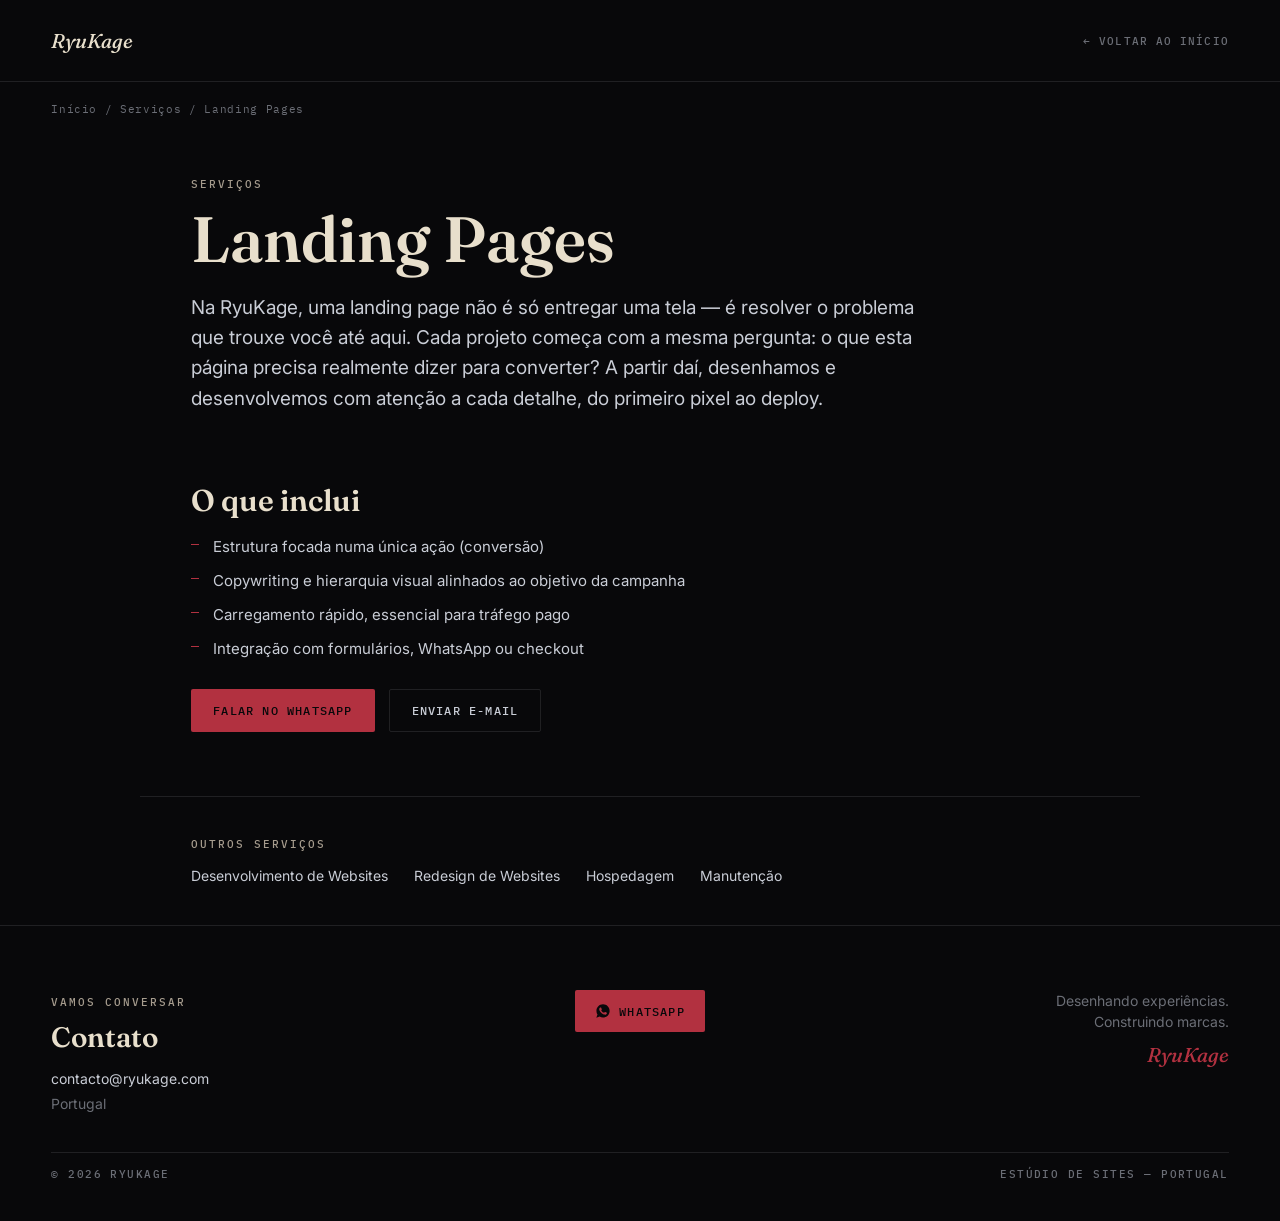
<file: servicos/landing-pages/index.html>
<!doctype html>
<html lang="pt-PT">
<head>
<meta charset="UTF-8">
<meta name="viewport" content="width=device-width, initial-scale=1">
<meta name="description" content="Landing pages desenvolvidas para campanhas, anúncios ou lançamento de produtos e serviços, pensadas para converter.">
<title>Landing Pages para Campanhas e Lançamentos — RyuKage</title>
<link rel="canonical" href="https://ryukage.com/servicos/landing-pages">
<link rel="icon" type="image/svg+xml" href="data:image/svg+xml,%3Csvg xmlns='http://www.w3.org/2000/svg' viewBox='0 0 32 32'%3E%3Crect width='32' height='32' rx='6' fill='%2308080A'/%3E%3Ctext x='16' y='23' font-family='Georgia,serif' font-size='20' font-weight='700' fill='%23B23140' text-anchor='middle'%3ER%3C/text%3E%3C/svg%3E">
<link rel="preconnect" href="https://fonts.googleapis.com">
<link rel="preconnect" href="https://fonts.gstatic.com" crossorigin>
<link href="https://fonts.googleapis.com/css2?family=Fraunces:ital,wght@0,300;0,340;0,480;0,600;0,680;1,340;1,480&family=IBM+Plex+Mono:wght@400;500&family=Inter:wght@400;500;600&display=swap" rel="stylesheet">
<link rel="stylesheet" href="/assets/subpage.css">

<!-- Open Graph -->
<meta property="og:type" content="website">
<meta property="og:site_name" content="RyuKage">
<meta property="og:title" content="Landing Pages para Campanhas e Lançamentos — RyuKage">
<meta property="og:description" content="Landing pages desenvolvidas para campanhas, anúncios ou lançamento de produtos e serviços, pensadas para converter.">
<meta property="og:url" content="https://ryukage.com/servicos/landing-pages">
<meta property="og:image" content="https://ryukage.com/og-image.jpg">
<meta property="og:image:width" content="1200">
<meta property="og:image:height" content="630">
<meta property="og:locale" content="pt_PT">

<!-- Twitter Card -->
<meta name="twitter:card" content="summary_large_image">
<meta name="twitter:title" content="Landing Pages para Campanhas e Lançamentos — RyuKage">
<meta name="twitter:description" content="Landing pages desenvolvidas para campanhas, anúncios ou lançamento de produtos e serviços, pensadas para converter.">
<meta name="twitter:image" content="https://ryukage.com/og-image.jpg">

<script type="application/ld+json">
{
  "@context": "https://schema.org",
  "@type": "Service",
  "name": "Landing Pages",
  "description": "Landing pages desenvolvidas para campanhas, anúncios ou lançamento de produtos e serviços, pensadas para converter.",
  "provider": { "@type": "ProfessionalService", "name": "RyuKage", "url": "https://ryukage.com/" },
  "areaServed": { "@type": "Country", "name": "Portugal" },
  "url": "https://ryukage.com/servicos/landing-pages"
}
</script>
<script type="application/ld+json">
{
  "@context": "https://schema.org",
  "@type": "BreadcrumbList",
  "itemListElement": [
    { "@type": "ListItem", "position": 1, "name": "Início", "item": "https://ryukage.com/" },
    { "@type": "ListItem", "position": 2, "name": "Serviços", "item": "https://ryukage.com/#services" },
    { "@type": "ListItem", "position": 3, "name": "Landing Pages", "item": "https://ryukage.com/servicos/landing-pages" }
  ]
}
</script>
</head>
<body>
  <header class="sub-topbar">
    <a class="sub-logo" href="/">RyuKage</a>
    <a class="sub-back" href="/">&larr; Voltar ao início</a>
  </header>
  <nav class="breadcrumb" aria-label="Breadcrumb">
    <a href="/">Início</a> / <a href="/#services">Serviços</a> / Landing Pages
  </nav>

  <main>
    <div class="sub-hero">
      <span class="eyebrow">Serviços</span>
      <h1>Landing Pages</h1>
      <p class="sub-lede">Na RyuKage, uma landing page não é só entregar uma tela — é resolver o problema que trouxe você até aqui. Cada projeto começa com a mesma pergunta: o que esta página precisa realmente dizer para converter? A partir daí, desenhamos e desenvolvemos com atenção a cada detalhe, do primeiro pixel ao deploy.</p>
    </div>

    <div class="sub-body">
      <h2>O que inclui</h2>
      <ul class="sub-list">
          <li>Estrutura focada numa única ação (conversão)</li>
          <li>Copywriting e hierarquia visual alinhados ao objetivo da campanha</li>
          <li>Carregamento rápido, essencial para tráfego pago</li>
          <li>Integração com formulários, WhatsApp ou checkout</li>
      </ul>

      <div class="sub-cta">
        <a class="sub-btn sub-btn--primary" href="https://wa.me/351932196127" target="_blank" rel="noopener noreferrer">Falar no WhatsApp</a>
        <a class="sub-btn sub-btn--ghost" href="mailto:contacto@ryukage.com">Enviar e-mail</a>
      </div>
    </div>

    <div class="sub-related">
      <h2>Outros serviços</h2>
      <div class="sub-related-grid">
          <a href="/servicos/desenvolvimento-de-websites">Desenvolvimento de Websites</a>
          <a href="/servicos/redesign-de-websites">Redesign de Websites</a>
          <a href="/servicos/hospedagem">Hospedagem</a>
          <a href="/servicos/manutencao">Manutenção</a>
      </div>
    </div>
  </main>

  <footer class="site-foot" id="contato">
    <div class="foot-grid">
      <div class="foot-left">
        <span class="eyebrow">Vamos conversar</span>
        <h2 class="foot-title">Contato</h2>
        <ul class="foot-list">
          <li><a href="mailto:contacto@ryukage.com">contacto@ryukage.com</a></li>
          <li>Portugal</li>
        </ul>
      </div>
      <div class="foot-cta">
        <a class="foot-wa" href="https://wa.me/351932196127" target="_blank" rel="noopener noreferrer" aria-label="Abrir conversa no WhatsApp">
          <svg viewBox="0 0 24 24" aria-hidden="true"><path d="M12.04 2C6.58 2 2.15 6.4 2.15 11.84c0 1.98.58 3.82 1.58 5.38L2 22l4.96-1.6a9.86 9.86 0 0 0 5.08 1.4h.01c5.46 0 9.89-4.4 9.89-9.84C21.94 6.4 17.5 2 12.04 2zm5.76 14.17c-.24.68-1.4 1.24-1.93 1.32-.5.07-1.13.1-1.82-.11-.42-.13-.96-.31-1.65-.61-2.9-1.26-4.79-4.2-4.93-4.39-.14-.2-1.16-1.54-1.16-2.94 0-1.4.73-2.09.99-2.38.26-.29.57-.36.76-.36h.55c.18 0 .42-.07.65.5.24.58.81 2 .88 2.14.07.14.12.31.02.5-.1.2-.15.31-.29.48-.14.16-.3.36-.43.49-.14.14-.29.29-.12.56.16.28.73 1.2 1.56 1.94 1.08.96 1.98 1.26 2.26 1.4.28.14.44.12.6-.07.17-.2.7-.81.89-1.09.19-.28.38-.23.64-.14.26.1 1.66.78 1.95.92.28.14.47.21.54.33.07.12.07.69-.17 1.37z"/></svg>
          WhatsApp
        </a>
      </div>
      <div class="foot-right">
        <p class="foot-tagline">Desenhando experiências.<br>Construindo marcas.</p>
        <span class="foot-sig">RyuKage</span>
      </div>
    </div>
    <div class="foot-bar">
      <span>© 2026 RyuKage</span>
      <span>Estúdio de sites &mdash; Portugal</span>
    </div>
  </footer>
</body>
</html>
</file>
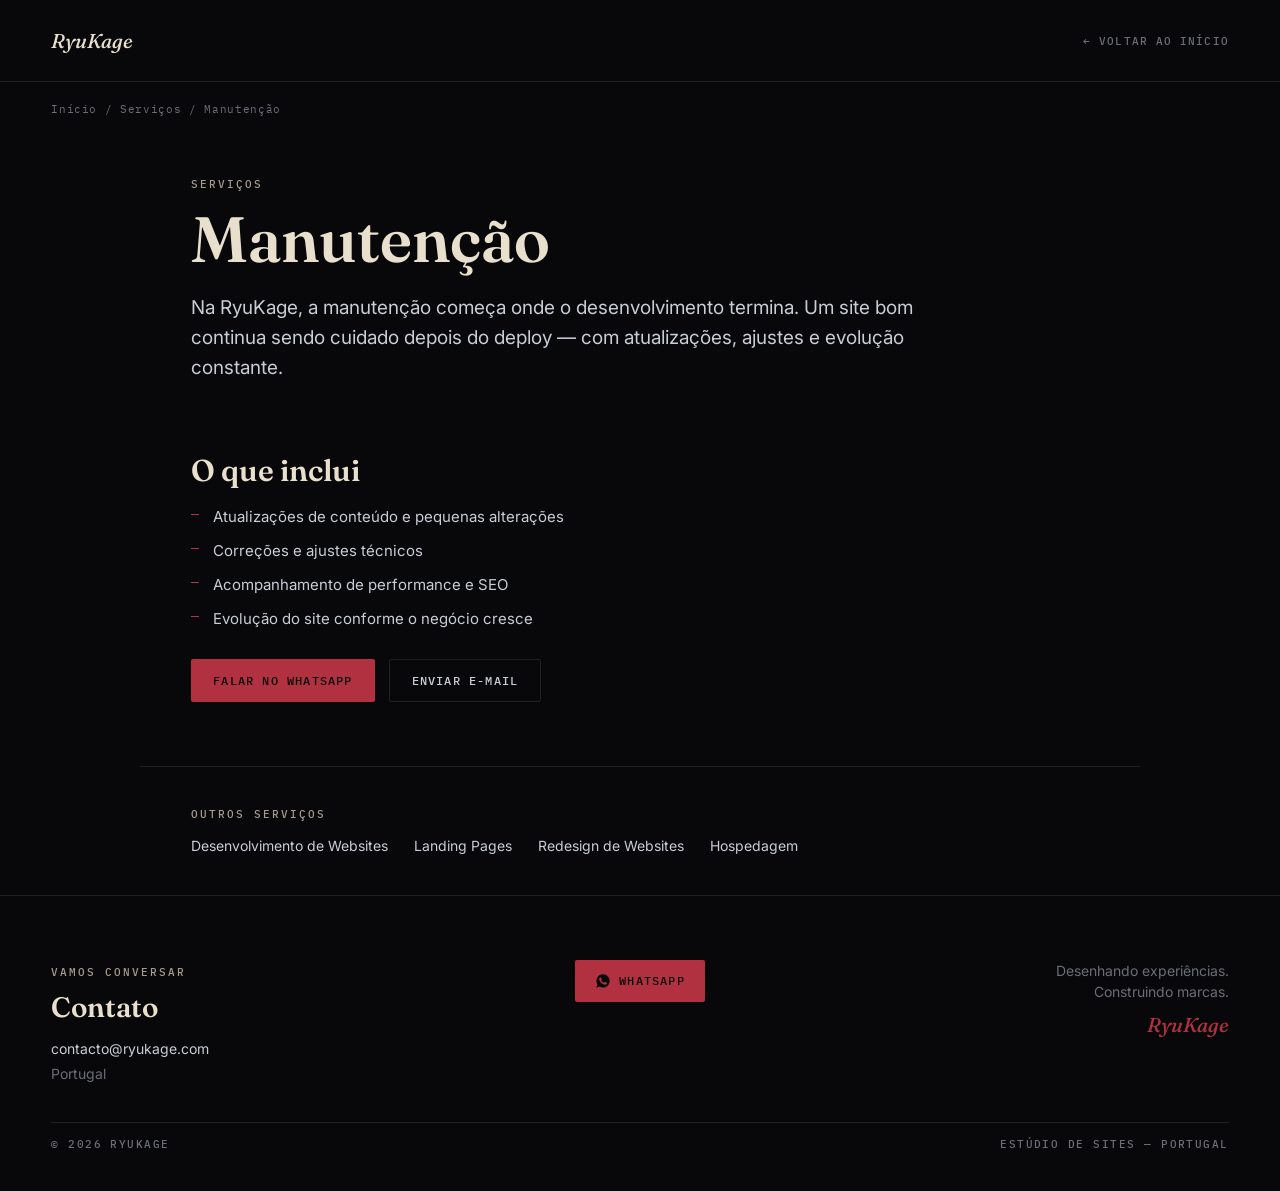
<file: servicos/manutencao/index.html>
<!doctype html>
<html lang="pt-PT">
<head>
<meta charset="UTF-8">
<meta name="viewport" content="width=device-width, initial-scale=1">
<meta name="description" content="Após a entrega, continuamos a acompanhar o seu projeto com manutenção contínua.">
<title>Manutenção de Websites — RyuKage</title>
<link rel="canonical" href="https://ryukage.com/servicos/manutencao">
<link rel="icon" type="image/svg+xml" href="data:image/svg+xml,%3Csvg xmlns='http://www.w3.org/2000/svg' viewBox='0 0 32 32'%3E%3Crect width='32' height='32' rx='6' fill='%2308080A'/%3E%3Ctext x='16' y='23' font-family='Georgia,serif' font-size='20' font-weight='700' fill='%23B23140' text-anchor='middle'%3ER%3C/text%3E%3C/svg%3E">
<link rel="preconnect" href="https://fonts.googleapis.com">
<link rel="preconnect" href="https://fonts.gstatic.com" crossorigin>
<link href="https://fonts.googleapis.com/css2?family=Fraunces:ital,wght@0,300;0,340;0,480;0,600;0,680;1,340;1,480&family=IBM+Plex+Mono:wght@400;500&family=Inter:wght@400;500;600&display=swap" rel="stylesheet">
<link rel="stylesheet" href="/assets/subpage.css">

<!-- Open Graph -->
<meta property="og:type" content="website">
<meta property="og:site_name" content="RyuKage">
<meta property="og:title" content="Manutenção de Websites — RyuKage">
<meta property="og:description" content="Após a entrega, continuamos a acompanhar o seu projeto com manutenção contínua.">
<meta property="og:url" content="https://ryukage.com/servicos/manutencao">
<meta property="og:image" content="https://ryukage.com/og-image.jpg">
<meta property="og:image:width" content="1200">
<meta property="og:image:height" content="630">
<meta property="og:locale" content="pt_PT">

<!-- Twitter Card -->
<meta name="twitter:card" content="summary_large_image">
<meta name="twitter:title" content="Manutenção de Websites — RyuKage">
<meta name="twitter:description" content="Após a entrega, continuamos a acompanhar o seu projeto com manutenção contínua.">
<meta name="twitter:image" content="https://ryukage.com/og-image.jpg">

<script type="application/ld+json">
{
  "@context": "https://schema.org",
  "@type": "Service",
  "name": "Manutenção",
  "description": "Após a entrega, continuamos a acompanhar o seu projeto com manutenção contínua.",
  "provider": { "@type": "ProfessionalService", "name": "RyuKage", "url": "https://ryukage.com/" },
  "areaServed": { "@type": "Country", "name": "Portugal" },
  "url": "https://ryukage.com/servicos/manutencao"
}
</script>
<script type="application/ld+json">
{
  "@context": "https://schema.org",
  "@type": "BreadcrumbList",
  "itemListElement": [
    { "@type": "ListItem", "position": 1, "name": "Início", "item": "https://ryukage.com/" },
    { "@type": "ListItem", "position": 2, "name": "Serviços", "item": "https://ryukage.com/#services" },
    { "@type": "ListItem", "position": 3, "name": "Manutenção", "item": "https://ryukage.com/servicos/manutencao" }
  ]
}
</script>
</head>
<body>
  <header class="sub-topbar">
    <a class="sub-logo" href="/">RyuKage</a>
    <a class="sub-back" href="/">&larr; Voltar ao início</a>
  </header>
  <nav class="breadcrumb" aria-label="Breadcrumb">
    <a href="/">Início</a> / <a href="/#services">Serviços</a> / Manutenção
  </nav>

  <main>
    <div class="sub-hero">
      <span class="eyebrow">Serviços</span>
      <h1>Manutenção</h1>
      <p class="sub-lede">Na RyuKage, a manutenção começa onde o desenvolvimento termina. Um site bom continua sendo cuidado depois do deploy — com atualizações, ajustes e evolução constante.</p>
    </div>

    <div class="sub-body">
      <h2>O que inclui</h2>
      <ul class="sub-list">
          <li>Atualizações de conteúdo e pequenas alterações</li>
          <li>Correções e ajustes técnicos</li>
          <li>Acompanhamento de performance e SEO</li>
          <li>Evolução do site conforme o negócio cresce</li>
      </ul>

      <div class="sub-cta">
        <a class="sub-btn sub-btn--primary" href="https://wa.me/351932196127" target="_blank" rel="noopener noreferrer">Falar no WhatsApp</a>
        <a class="sub-btn sub-btn--ghost" href="mailto:contacto@ryukage.com">Enviar e-mail</a>
      </div>
    </div>

    <div class="sub-related">
      <h2>Outros serviços</h2>
      <div class="sub-related-grid">
          <a href="/servicos/desenvolvimento-de-websites">Desenvolvimento de Websites</a>
          <a href="/servicos/landing-pages">Landing Pages</a>
          <a href="/servicos/redesign-de-websites">Redesign de Websites</a>
          <a href="/servicos/hospedagem">Hospedagem</a>
      </div>
    </div>
  </main>

  <footer class="site-foot" id="contato">
    <div class="foot-grid">
      <div class="foot-left">
        <span class="eyebrow">Vamos conversar</span>
        <h2 class="foot-title">Contato</h2>
        <ul class="foot-list">
          <li><a href="mailto:contacto@ryukage.com">contacto@ryukage.com</a></li>
          <li>Portugal</li>
        </ul>
      </div>
      <div class="foot-cta">
        <a class="foot-wa" href="https://wa.me/351932196127" target="_blank" rel="noopener noreferrer" aria-label="Abrir conversa no WhatsApp">
          <svg viewBox="0 0 24 24" aria-hidden="true"><path d="M12.04 2C6.58 2 2.15 6.4 2.15 11.84c0 1.98.58 3.82 1.58 5.38L2 22l4.96-1.6a9.86 9.86 0 0 0 5.08 1.4h.01c5.46 0 9.89-4.4 9.89-9.84C21.94 6.4 17.5 2 12.04 2zm5.76 14.17c-.24.68-1.4 1.24-1.93 1.32-.5.07-1.13.1-1.82-.11-.42-.13-.96-.31-1.65-.61-2.9-1.26-4.79-4.2-4.93-4.39-.14-.2-1.16-1.54-1.16-2.94 0-1.4.73-2.09.99-2.38.26-.29.57-.36.76-.36h.55c.18 0 .42-.07.65.5.24.58.81 2 .88 2.14.07.14.12.31.02.5-.1.2-.15.31-.29.48-.14.16-.3.36-.43.49-.14.14-.29.29-.12.56.16.28.73 1.2 1.56 1.94 1.08.96 1.98 1.26 2.26 1.4.28.14.44.12.6-.07.17-.2.7-.81.89-1.09.19-.28.38-.23.64-.14.26.1 1.66.78 1.95.92.28.14.47.21.54.33.07.12.07.69-.17 1.37z"/></svg>
          WhatsApp
        </a>
      </div>
      <div class="foot-right">
        <p class="foot-tagline">Desenhando experiências.<br>Construindo marcas.</p>
        <span class="foot-sig">RyuKage</span>
      </div>
    </div>
    <div class="foot-bar">
      <span>© 2026 RyuKage</span>
      <span>Estúdio de sites &mdash; Portugal</span>
    </div>
  </footer>
</body>
</html>
</file>
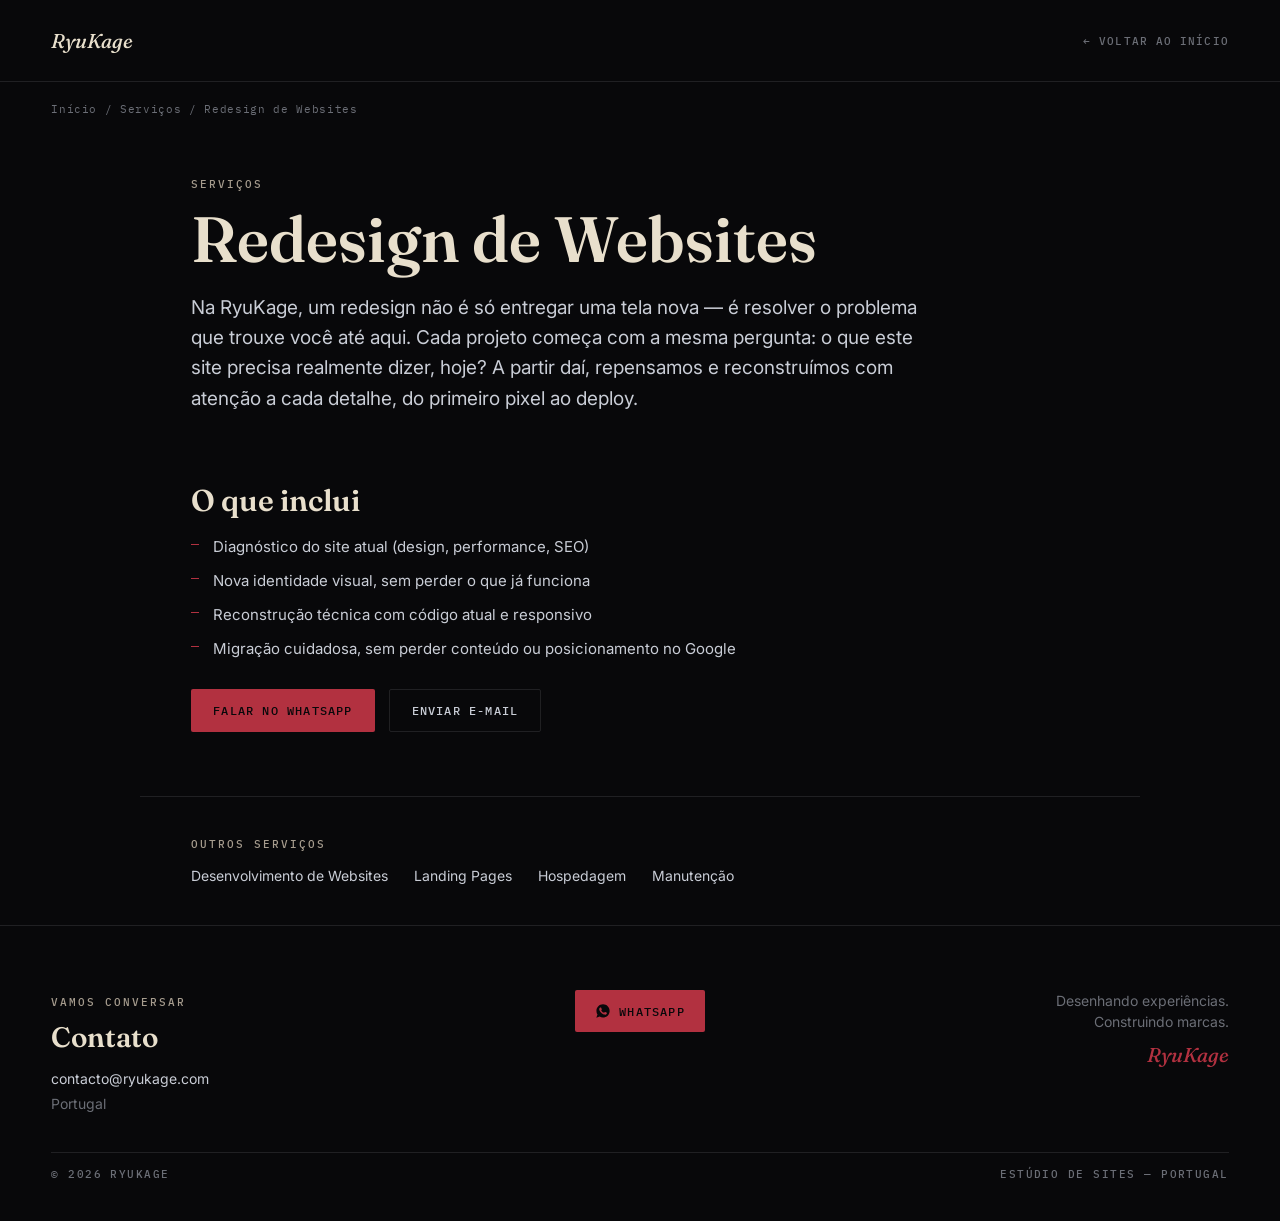
<file: servicos/redesign-de-websites/index.html>
<!doctype html>
<html lang="pt-PT">
<head>
<meta charset="UTF-8">
<meta name="viewport" content="width=device-width, initial-scale=1">
<meta name="description" content="Já tem um website? A RyuKage moderniza completamente o projeto, do visual à performance.">
<title>Redesign de Websites — Modernize o seu Site — RyuKage</title>
<link rel="canonical" href="https://ryukage.com/servicos/redesign-de-websites">
<link rel="icon" type="image/svg+xml" href="data:image/svg+xml,%3Csvg xmlns='http://www.w3.org/2000/svg' viewBox='0 0 32 32'%3E%3Crect width='32' height='32' rx='6' fill='%2308080A'/%3E%3Ctext x='16' y='23' font-family='Georgia,serif' font-size='20' font-weight='700' fill='%23B23140' text-anchor='middle'%3ER%3C/text%3E%3C/svg%3E">
<link rel="preconnect" href="https://fonts.googleapis.com">
<link rel="preconnect" href="https://fonts.gstatic.com" crossorigin>
<link href="https://fonts.googleapis.com/css2?family=Fraunces:ital,wght@0,300;0,340;0,480;0,600;0,680;1,340;1,480&family=IBM+Plex+Mono:wght@400;500&family=Inter:wght@400;500;600&display=swap" rel="stylesheet">
<link rel="stylesheet" href="/assets/subpage.css">

<!-- Open Graph -->
<meta property="og:type" content="website">
<meta property="og:site_name" content="RyuKage">
<meta property="og:title" content="Redesign de Websites — Modernize o seu Site — RyuKage">
<meta property="og:description" content="Já tem um website? A RyuKage moderniza completamente o projeto, do visual à performance.">
<meta property="og:url" content="https://ryukage.com/servicos/redesign-de-websites">
<meta property="og:image" content="https://ryukage.com/og-image.jpg">
<meta property="og:image:width" content="1200">
<meta property="og:image:height" content="630">
<meta property="og:locale" content="pt_PT">

<!-- Twitter Card -->
<meta name="twitter:card" content="summary_large_image">
<meta name="twitter:title" content="Redesign de Websites — Modernize o seu Site — RyuKage">
<meta name="twitter:description" content="Já tem um website? A RyuKage moderniza completamente o projeto, do visual à performance.">
<meta name="twitter:image" content="https://ryukage.com/og-image.jpg">

<script type="application/ld+json">
{
  "@context": "https://schema.org",
  "@type": "Service",
  "name": "Redesign de Websites",
  "description": "Já tem um website? A RyuKage moderniza completamente o projeto, do visual à performance.",
  "provider": { "@type": "ProfessionalService", "name": "RyuKage", "url": "https://ryukage.com/" },
  "areaServed": { "@type": "Country", "name": "Portugal" },
  "url": "https://ryukage.com/servicos/redesign-de-websites"
}
</script>
<script type="application/ld+json">
{
  "@context": "https://schema.org",
  "@type": "BreadcrumbList",
  "itemListElement": [
    { "@type": "ListItem", "position": 1, "name": "Início", "item": "https://ryukage.com/" },
    { "@type": "ListItem", "position": 2, "name": "Serviços", "item": "https://ryukage.com/#services" },
    { "@type": "ListItem", "position": 3, "name": "Redesign de Websites", "item": "https://ryukage.com/servicos/redesign-de-websites" }
  ]
}
</script>
</head>
<body>
  <header class="sub-topbar">
    <a class="sub-logo" href="/">RyuKage</a>
    <a class="sub-back" href="/">&larr; Voltar ao início</a>
  </header>
  <nav class="breadcrumb" aria-label="Breadcrumb">
    <a href="/">Início</a> / <a href="/#services">Serviços</a> / Redesign de Websites
  </nav>

  <main>
    <div class="sub-hero">
      <span class="eyebrow">Serviços</span>
      <h1>Redesign de Websites</h1>
      <p class="sub-lede">Na RyuKage, um redesign não é só entregar uma tela nova — é resolver o problema que trouxe você até aqui. Cada projeto começa com a mesma pergunta: o que este site precisa realmente dizer, hoje? A partir daí, repensamos e reconstruímos com atenção a cada detalhe, do primeiro pixel ao deploy.</p>
    </div>

    <div class="sub-body">
      <h2>O que inclui</h2>
      <ul class="sub-list">
          <li>Diagnóstico do site atual (design, performance, SEO)</li>
          <li>Nova identidade visual, sem perder o que já funciona</li>
          <li>Reconstrução técnica com código atual e responsivo</li>
          <li>Migração cuidadosa, sem perder conteúdo ou posicionamento no Google</li>
      </ul>

      <div class="sub-cta">
        <a class="sub-btn sub-btn--primary" href="https://wa.me/351932196127" target="_blank" rel="noopener noreferrer">Falar no WhatsApp</a>
        <a class="sub-btn sub-btn--ghost" href="mailto:contacto@ryukage.com">Enviar e-mail</a>
      </div>
    </div>

    <div class="sub-related">
      <h2>Outros serviços</h2>
      <div class="sub-related-grid">
          <a href="/servicos/desenvolvimento-de-websites">Desenvolvimento de Websites</a>
          <a href="/servicos/landing-pages">Landing Pages</a>
          <a href="/servicos/hospedagem">Hospedagem</a>
          <a href="/servicos/manutencao">Manutenção</a>
      </div>
    </div>
  </main>

  <footer class="site-foot" id="contato">
    <div class="foot-grid">
      <div class="foot-left">
        <span class="eyebrow">Vamos conversar</span>
        <h2 class="foot-title">Contato</h2>
        <ul class="foot-list">
          <li><a href="mailto:contacto@ryukage.com">contacto@ryukage.com</a></li>
          <li>Portugal</li>
        </ul>
      </div>
      <div class="foot-cta">
        <a class="foot-wa" href="https://wa.me/351932196127" target="_blank" rel="noopener noreferrer" aria-label="Abrir conversa no WhatsApp">
          <svg viewBox="0 0 24 24" aria-hidden="true"><path d="M12.04 2C6.58 2 2.15 6.4 2.15 11.84c0 1.98.58 3.82 1.58 5.38L2 22l4.96-1.6a9.86 9.86 0 0 0 5.08 1.4h.01c5.46 0 9.89-4.4 9.89-9.84C21.94 6.4 17.5 2 12.04 2zm5.76 14.17c-.24.68-1.4 1.24-1.93 1.32-.5.07-1.13.1-1.82-.11-.42-.13-.96-.31-1.65-.61-2.9-1.26-4.79-4.2-4.93-4.39-.14-.2-1.16-1.54-1.16-2.94 0-1.4.73-2.09.99-2.38.26-.29.57-.36.76-.36h.55c.18 0 .42-.07.65.5.24.58.81 2 .88 2.14.07.14.12.31.02.5-.1.2-.15.31-.29.48-.14.16-.3.36-.43.49-.14.14-.29.29-.12.56.16.28.73 1.2 1.56 1.94 1.08.96 1.98 1.26 2.26 1.4.28.14.44.12.6-.07.17-.2.7-.81.89-1.09.19-.28.38-.23.64-.14.26.1 1.66.78 1.95.92.28.14.47.21.54.33.07.12.07.69-.17 1.37z"/></svg>
          WhatsApp
        </a>
      </div>
      <div class="foot-right">
        <p class="foot-tagline">Desenhando experiências.<br>Construindo marcas.</p>
        <span class="foot-sig">RyuKage</span>
      </div>
    </div>
    <div class="foot-bar">
      <span>© 2026 RyuKage</span>
      <span>Estúdio de sites &mdash; Portugal</span>
    </div>
  </footer>
</body>
</html>
</file>
<file: assets/subpage.css>
:root{
  --black:#08080A;
  --cream:#E8DFCC;
  --silver:#C9CDD6;
  --silver-dim:#6B6E76;
  --stone:#A69C8E;
  --wine:#8A1F2B;
  --wine-bright:#B23140;
  --panel:#0F0F12;
  --line:rgba(201,205,214,.12);

  --font-display:'Fraunces', Georgia, serif;
  --font-mono:'IBM Plex Mono', ui-monospace, monospace;
  --font-body:'Inter', ui-sans-serif, system-ui, sans-serif;
}

*{box-sizing:border-box;}
html,body{margin:0;}
body{
  background:var(--black);
  color:var(--silver);
  font-family:var(--font-body);
  -webkit-font-smoothing:antialiased;
}
img{display:block; max-width:100%;}
p{margin:0;}
a{color:inherit;}

:focus-visible{ outline:2px solid var(--wine-bright); outline-offset:3px; }

.eyebrow{
  display:inline-block;
  font-family:var(--font-mono); font-size:11px; font-weight:500;
  letter-spacing:.18em; text-transform:uppercase;
  color:var(--stone);
}

/* ---------- top bar ---------- */
.sub-topbar{
  display:flex; align-items:center; justify-content:space-between; flex-wrap:wrap;
  gap:10px;
  max-width:1400px; margin:0 auto;
  padding:clamp(18px,3vw,28px) clamp(20px,4vw,56px);
  border-bottom:1px solid var(--line);
}
.sub-logo{
  font-family:var(--font-display); font-style:italic; font-weight:480;
  font-size:20px; color:var(--cream); text-decoration:none;
}
.sub-back{
  font-family:var(--font-mono); font-size:11px; font-weight:500;
  letter-spacing:.1em; text-transform:uppercase;
  color:var(--silver-dim); text-decoration:none;
  transition:color .2s ease;
}
.sub-back:hover{ color:var(--wine-bright); }

/* ---------- breadcrumb ---------- */
.breadcrumb{
  max-width:1400px; margin:0 auto;
  padding:20px clamp(20px,4vw,56px) 0;
  font-family:var(--font-mono); font-size:11px;
  letter-spacing:.06em;
  color:var(--silver-dim);
}
.breadcrumb a{ color:var(--silver-dim); text-decoration:none; }
.breadcrumb a:hover{ color:var(--wine-bright); }

/* ---------- hero ---------- */
.sub-hero{
  max-width:1000px; margin:0 auto;
  padding:clamp(28px,6vw,56px) clamp(20px,4vw,56px) clamp(20px,3vw,32px);
}
.sub-hero h1{
  font-family:var(--font-display); font-weight:600;
  font-size:clamp(36px,6vw,64px); line-height:1.04;
  color:var(--cream); margin:14px 0 20px;
}
.sub-lede{
  font-size:clamp(16px,1.6vw,19px); line-height:1.6;
  color:var(--silver); max-width:62ch;
}

/* ---------- body content ---------- */
.sub-body{
  max-width:1000px; margin:0 auto;
  padding:0 clamp(20px,4vw,56px) clamp(40px,6vw,64px);
}
.sub-body p{
  font-size:15.5px; line-height:1.75; color:var(--silver);
  max-width:68ch; margin-bottom:18px;
}
.sub-body h2{
  font-family:var(--font-display); font-weight:600;
  font-size:clamp(22px,3vw,30px); color:var(--cream);
  margin:36px 0 16px;
}
.sub-list{
  list-style:none; margin:0 0 18px; padding:0;
  display:grid; gap:10px;
}
.sub-list li{
  font-size:15px; line-height:1.6; color:var(--silver);
  padding-left:22px; position:relative;
}
.sub-list li::before{
  content:''; position:absolute; left:0; top:9px;
  width:8px; height:1px; background:var(--wine-bright);
}

/* ---------- CTA ---------- */
.sub-cta{
  display:flex; flex-wrap:wrap; gap:14px;
  margin-top:28px;
}
.sub-btn{
  display:inline-flex; align-items:center; gap:8px;
  font-family:var(--font-mono); font-size:12px; font-weight:500;
  letter-spacing:.1em; text-transform:uppercase;
  padding:13px 22px; border-radius:2px;
  text-decoration:none; transition:opacity .2s ease, background .2s ease;
}
.sub-btn--primary{ background:var(--wine-bright); color:var(--black); }
.sub-btn--primary:hover{ opacity:.88; }
.sub-btn--ghost{ border:1px solid var(--line); color:var(--silver); }
.sub-btn--ghost:hover{ border-color:var(--wine-bright); color:var(--wine-bright); }

/* ---------- related links ---------- */
.sub-related{
  max-width:1000px; margin:0 auto;
  padding:clamp(24px,4vw,40px) clamp(20px,4vw,56px);
  border-top:1px solid var(--line);
}
.sub-related h2{
  font-family:var(--font-mono); font-size:11px; font-weight:500;
  letter-spacing:.18em; text-transform:uppercase;
  color:var(--stone); margin:0 0 16px;
}
.sub-related-grid{
  display:flex; flex-wrap:wrap; gap:10px 26px;
}
.sub-related-grid a{
  font-size:14px; color:var(--silver); text-decoration:none;
  border-bottom:1px solid transparent;
  transition:color .2s ease, border-color .2s ease;
}
.sub-related-grid a:hover{ color:var(--wine-bright); border-color:var(--wine-bright); }

/* ---------- project meta / cover ---------- */
.project-cover{
  max-width:1000px; margin:0 auto;
  padding:0 clamp(20px,4vw,56px);
}
.project-cover img{
  width:100%; border-radius:4px; border:1px solid var(--line);
}
.project-meta{
  display:flex; flex-wrap:wrap; gap:10px 24px;
  margin:18px 0 0;
}
.project-meta span{
  font-family:var(--font-mono); font-size:11px; font-weight:500;
  letter-spacing:.1em; text-transform:uppercase;
  color:var(--silver-dim);
}
.project-meta strong{ color:var(--stone); }

/* ---------- footer ---------- */
.site-foot{
  max-width:1400px; margin:0 auto;
  padding:clamp(40px,6vw,64px) clamp(20px,4vw,56px) clamp(24px,4vw,40px);
  border-top:1px solid var(--line);
}
.foot-grid{
  display:grid; grid-template-columns:1fr auto 1fr; gap:28px;
  align-items:start;
}
.foot-title{
  font-family:var(--font-display); font-weight:600;
  font-size:28px; color:var(--cream); margin:10px 0 16px;
}
.foot-list{ list-style:none; margin:0; padding:0; display:grid; gap:8px; }
.foot-list li{ font-size:14px; color:var(--silver-dim); }
.foot-list a{ color:var(--silver); text-decoration:none; }
.foot-list a:hover{ color:var(--wine-bright); }
.foot-wa{
  display:inline-flex; align-items:center; gap:8px;
  background:var(--wine-bright); color:var(--black);
  font-family:var(--font-mono); font-size:12px; font-weight:500;
  letter-spacing:.1em; text-transform:uppercase;
  padding:13px 20px; border-radius:2px; text-decoration:none;
}
.foot-wa svg{ width:16px; height:16px; fill:var(--black); }
.foot-right{ text-align:right; }
.foot-tagline{ font-size:14px; color:var(--silver-dim); line-height:1.5; }
.foot-sig{
  display:inline-block; margin-top:10px;
  font-family:var(--font-display); font-style:italic; font-weight:480;
  font-size:20px; color:var(--wine-bright);
}
.foot-bar{
  max-width:1400px; margin:clamp(28px,4vw,40px) auto 0;
  padding-top:14px; border-top:1px solid var(--line);
  display:flex; align-items:center; justify-content:space-between; gap:16px; flex-wrap:wrap;
}
.foot-bar span{
  font-family:var(--font-mono); font-size:10.5px; font-weight:500;
  letter-spacing:.14em; text-transform:uppercase;
  color:var(--silver-dim);
}

@media (max-width:820px){
  .foot-grid{ grid-template-columns:1fr; }
  .foot-right{ text-align:left; }
}
</file>
